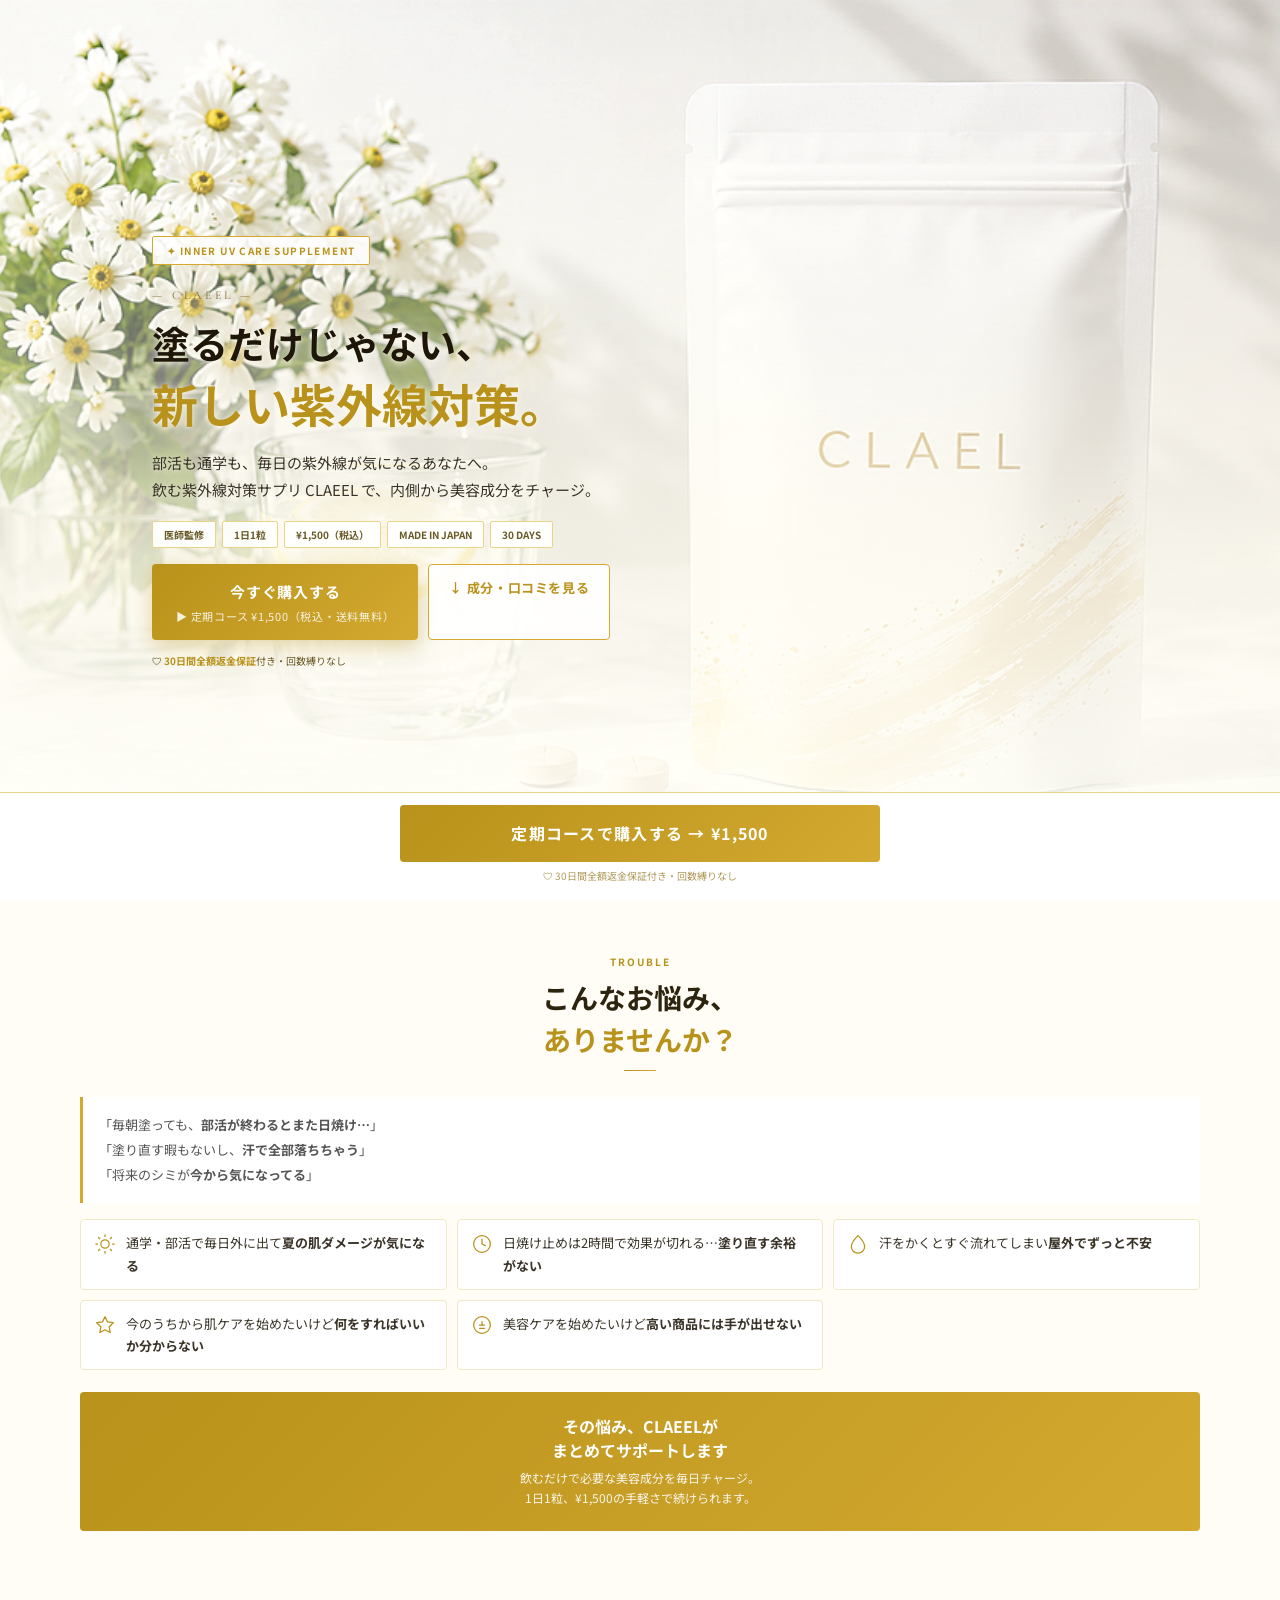
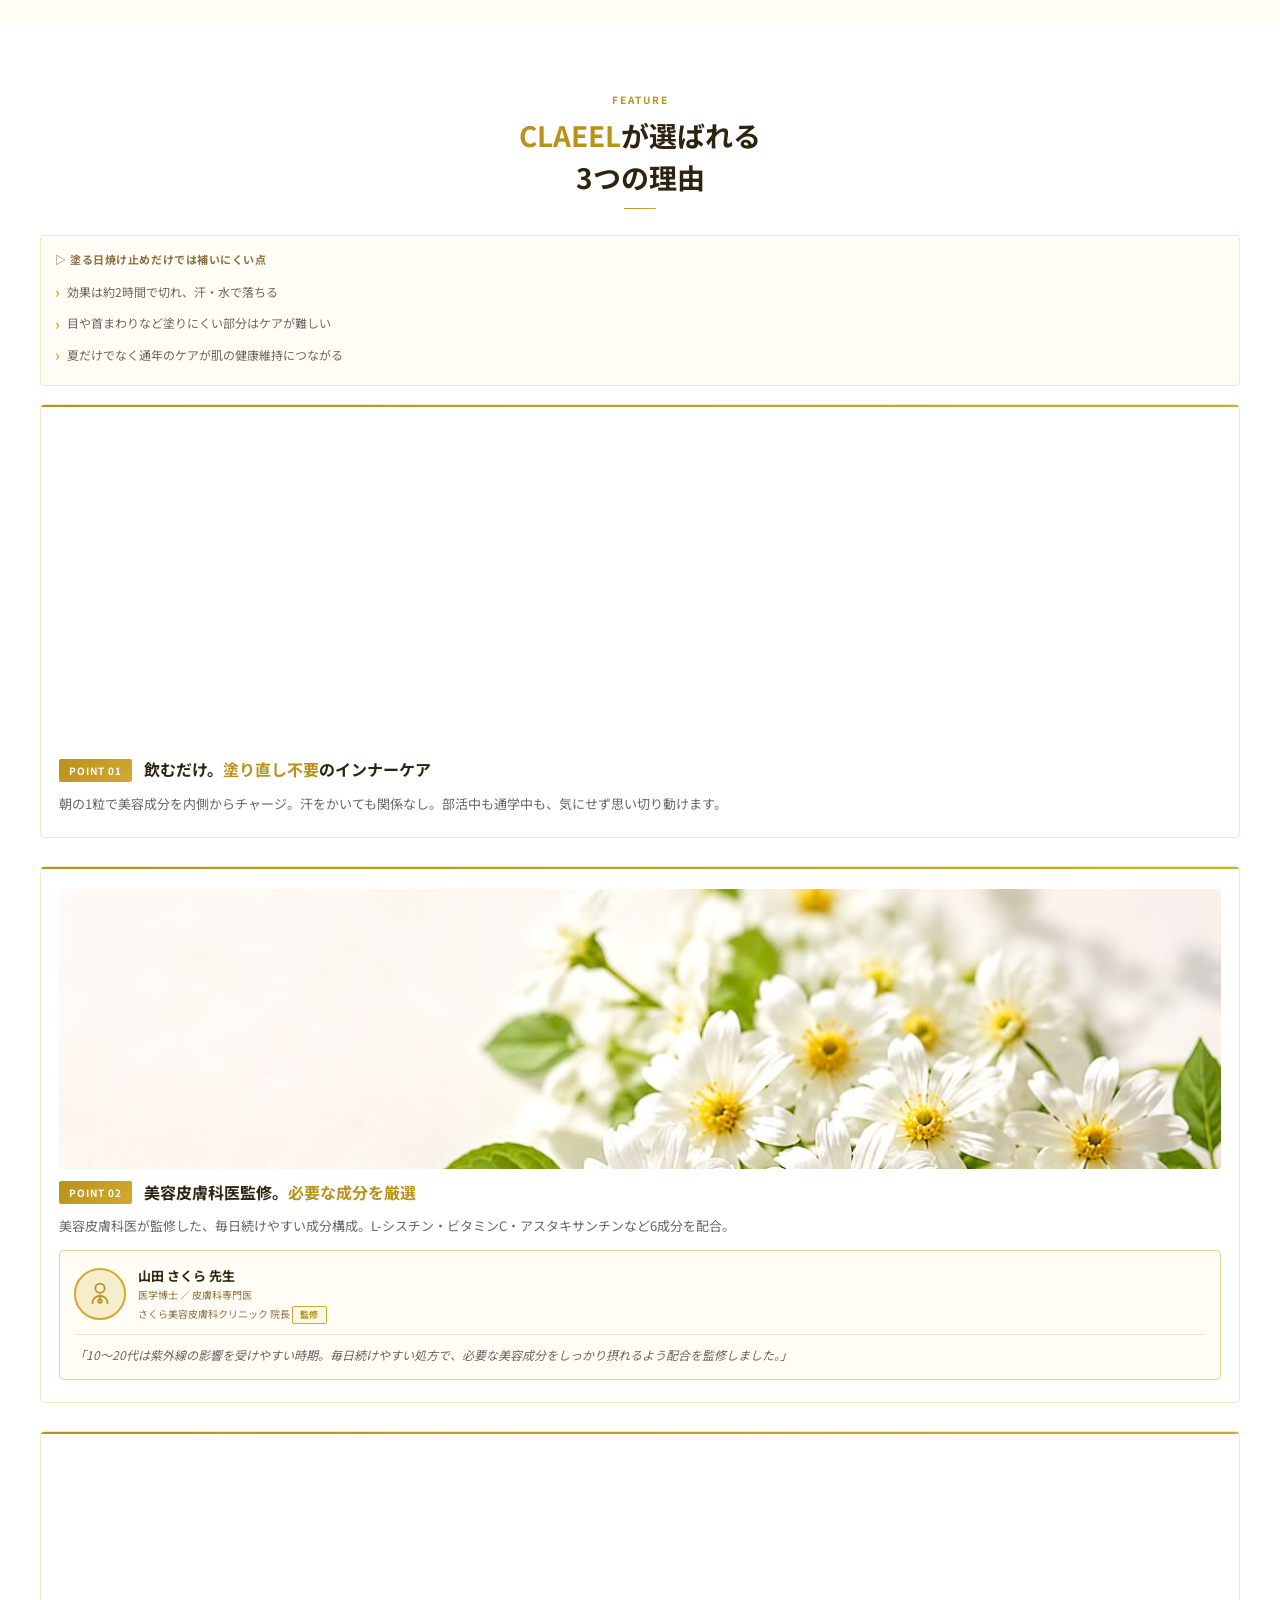
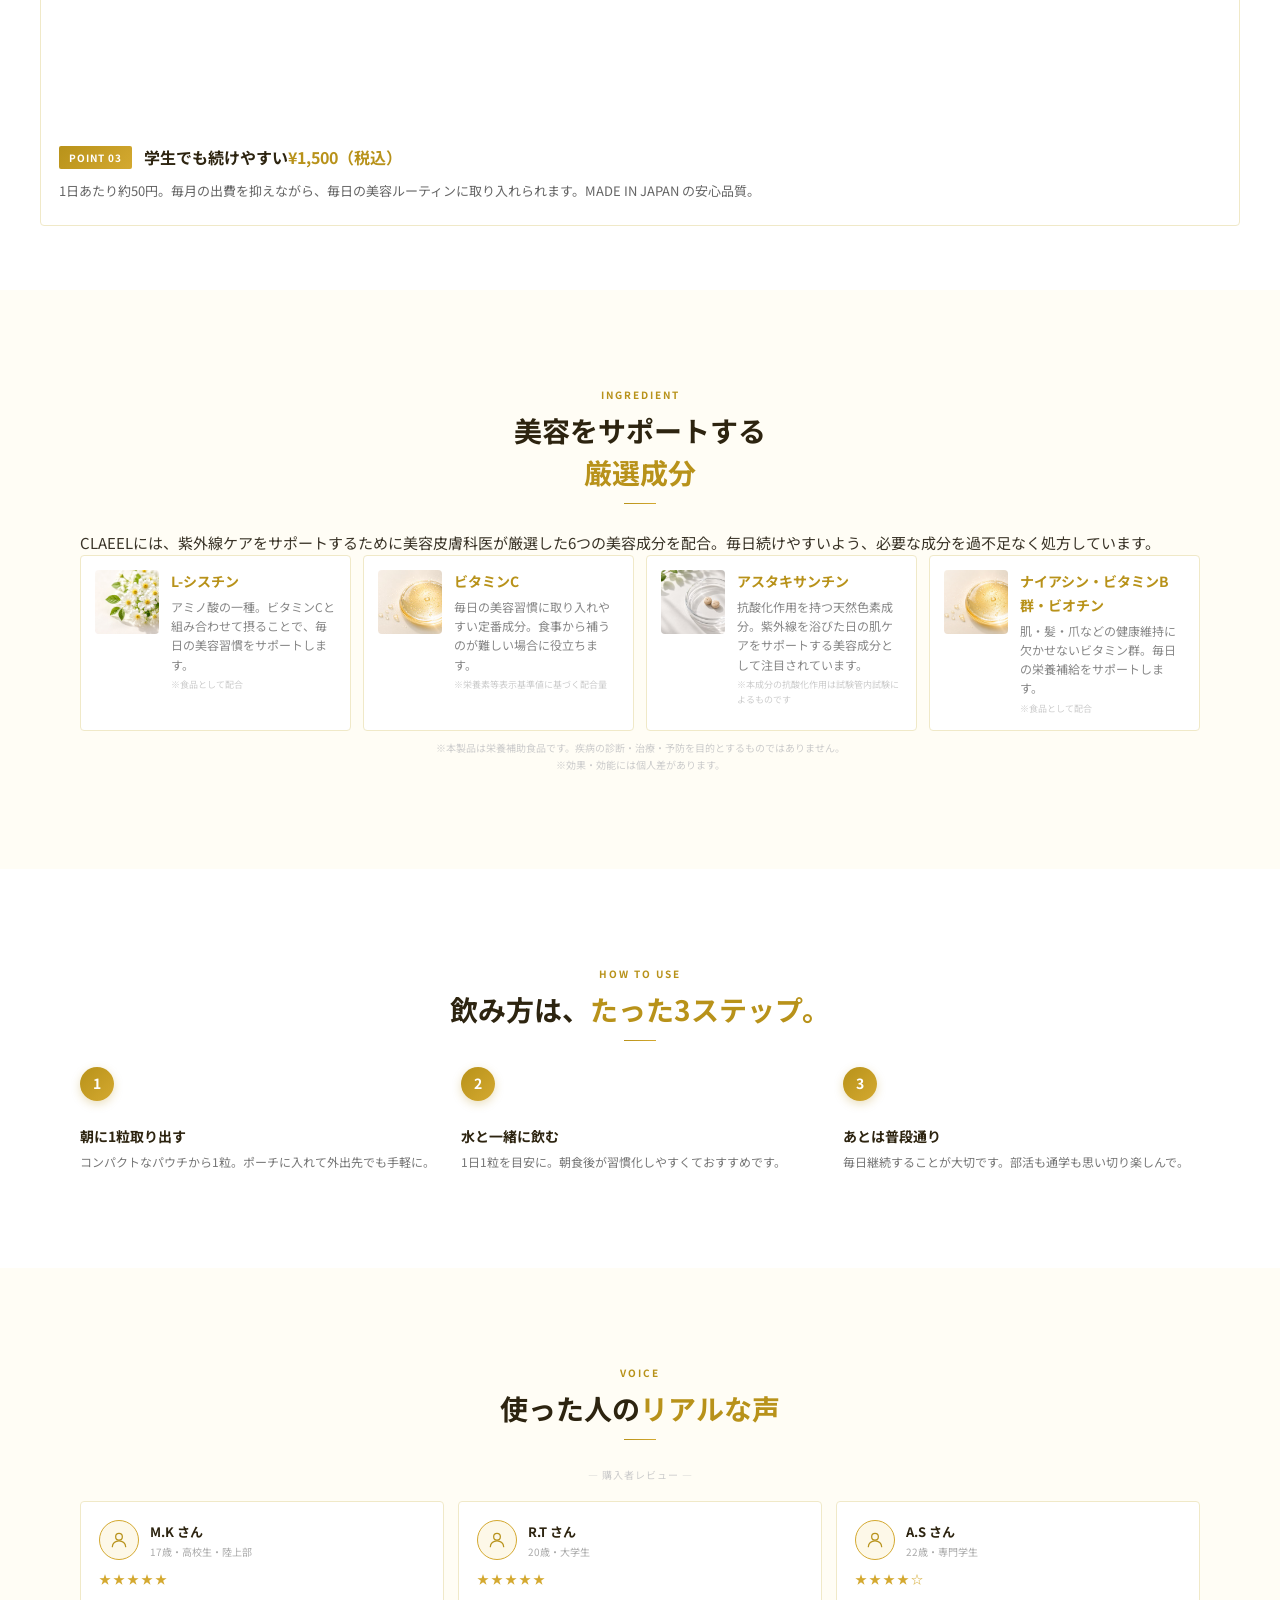
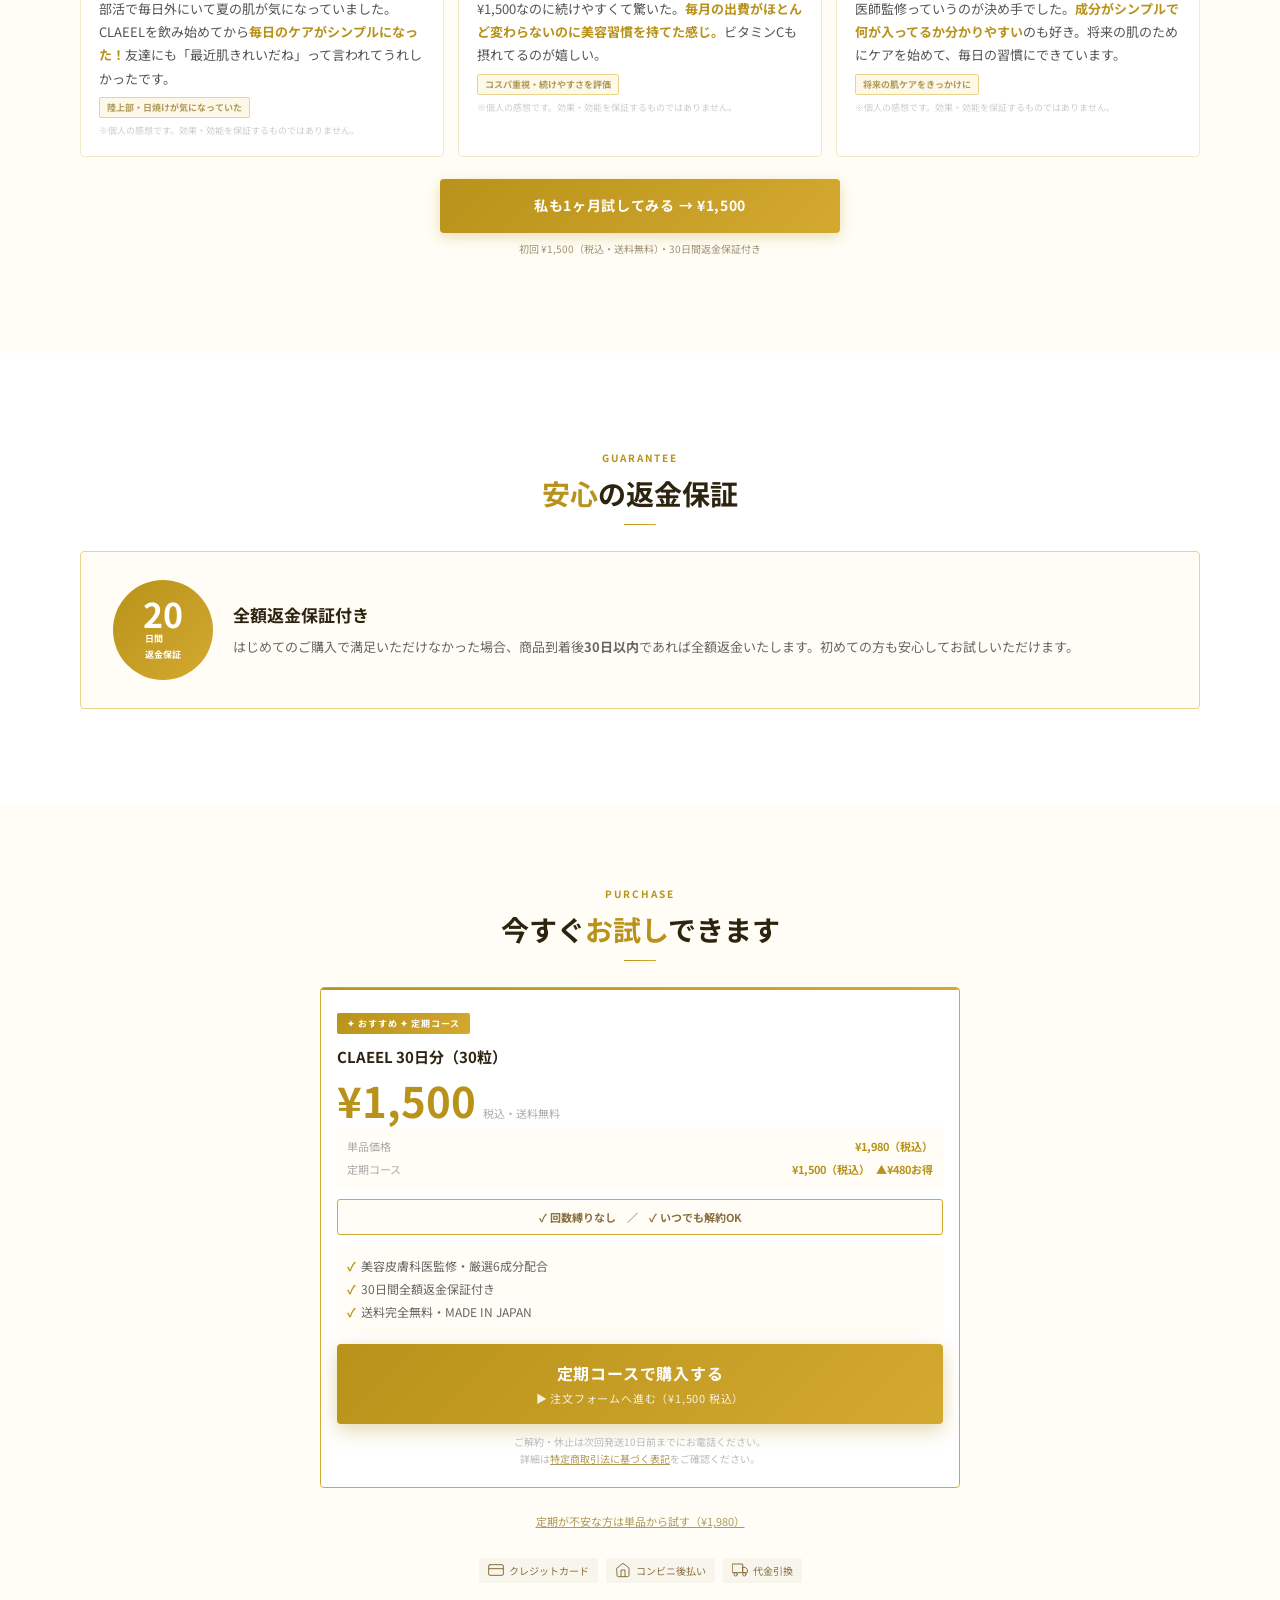
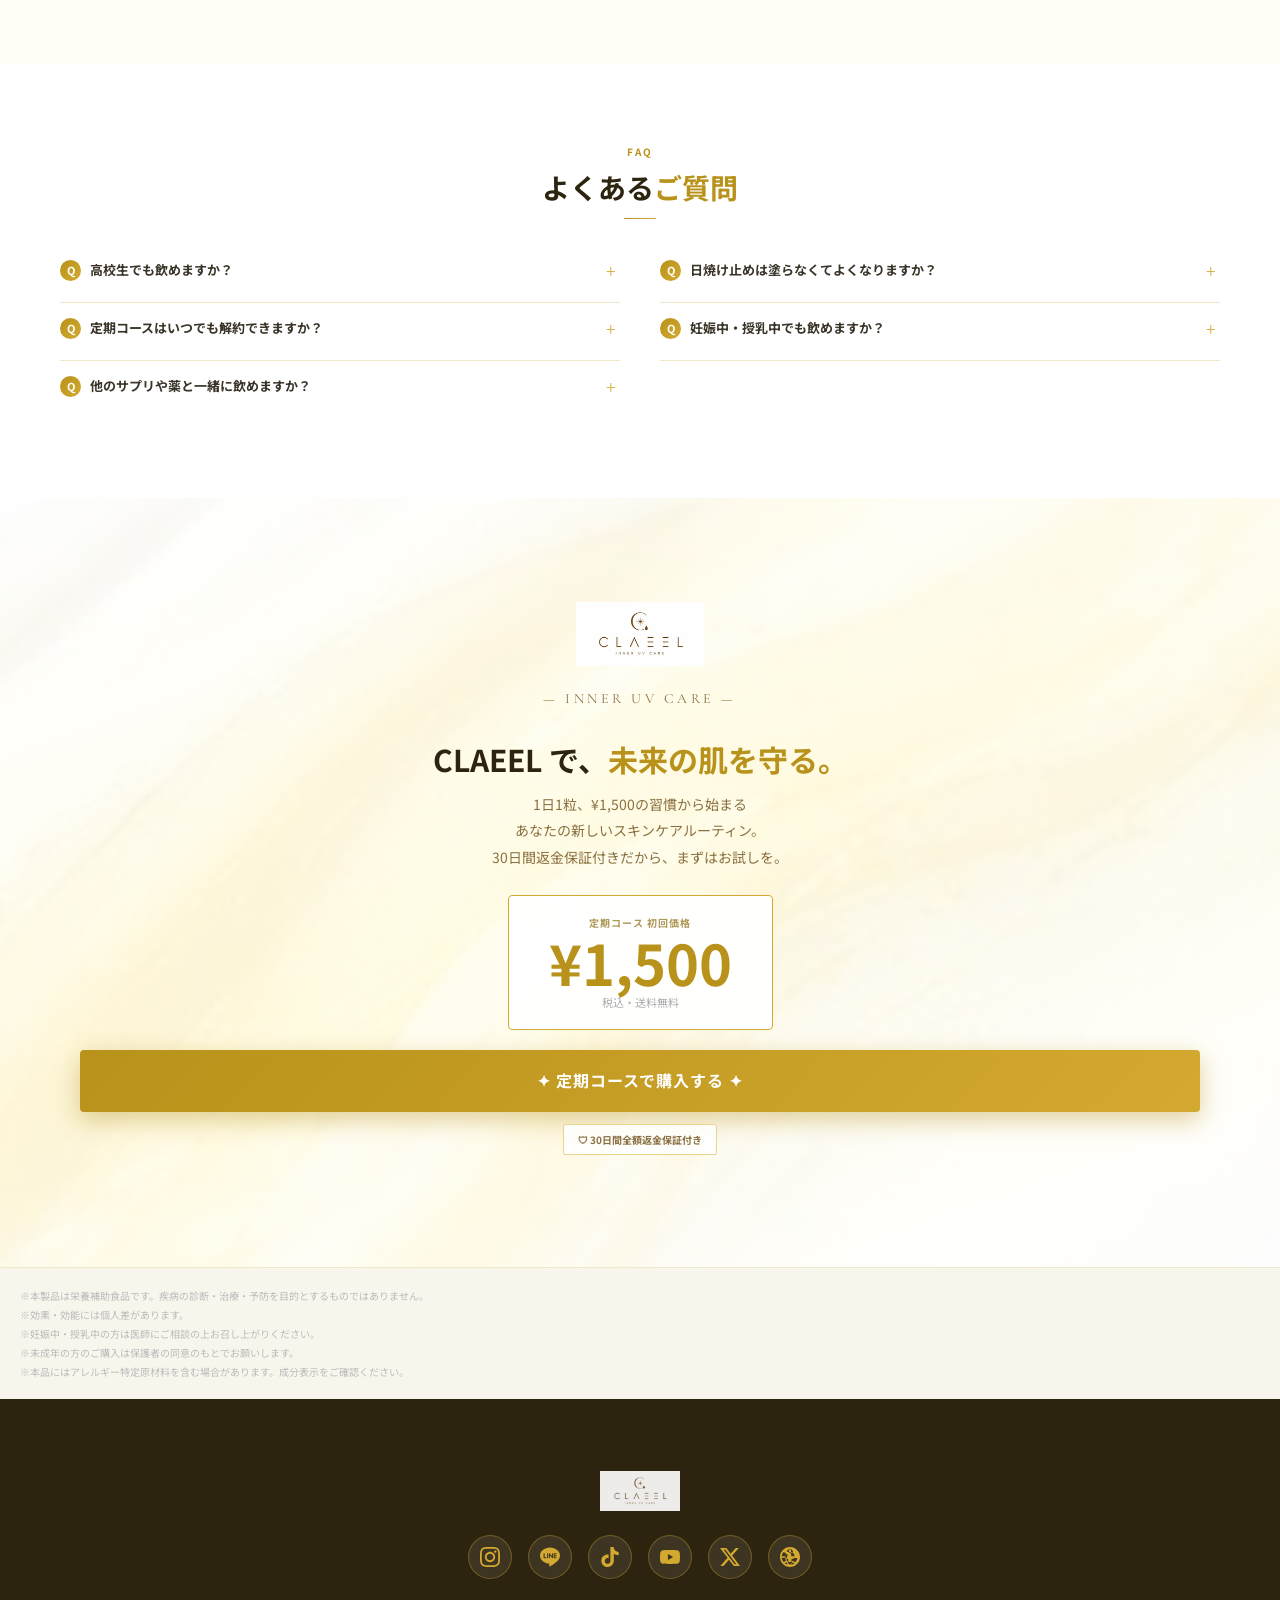
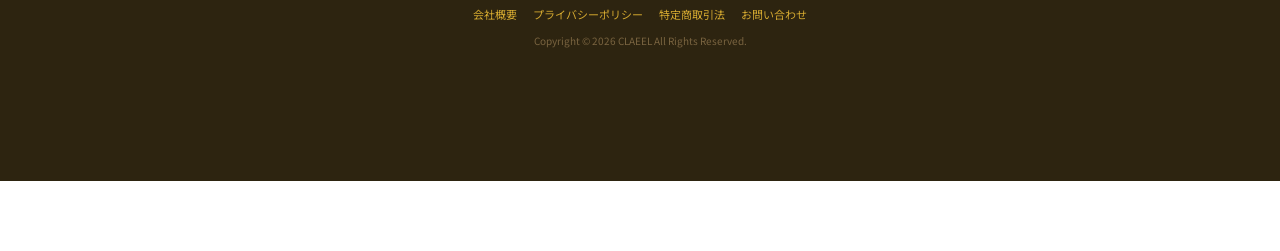
<file: index.html>
<!DOCTYPE html>
<html lang="ja">
<head>
  <meta charset="UTF-8">
  <meta name="viewport" content="width=device-width, initial-scale=1.0">
  <title>CLAEEL（クラエル）｜飲む紫外線対策サプリ</title>
  <meta name="description" content="CLAEEL（クラエル）は美容皮膚科医監修の飲む紫外線対策サプリ。L-シスチン・ビタミンC・アスタキサンチン配合。1日1粒¥1,500。MADE IN JAPAN。30日間全額返金保証付き。">
  <link rel="canonical" href="https://claeel-supplement.jp/">

  <!-- Favicon -->
  <link rel="icon" href="images/favicon.svg" type="image/svg+xml">
  <link rel="icon" href="images/favicon.ico" sizes="any">
  <link rel="apple-touch-icon" href="images/apple-touch-icon.png">

  <!-- OGP -->
  <meta property="og:type" content="website">
  <meta property="og:url" content="https://claeel-supplement.jp/">
  <meta property="og:title" content="CLAEEL（クラエル）｜飲む紫外線対策サプリ">
  <meta property="og:description" content="美容皮膚科医監修。L-シスチン・ビタミンC・アスタキサンチン配合。1日1粒¥1,500。MADE IN JAPAN。">
  <meta property="og:image" content="https://claeel-supplement.jp/images/ogp.jpg">
  <meta property="og:image:width" content="1200">
  <meta property="og:image:height" content="630">
  <meta property="og:site_name" content="CLAEEL">
  <meta property="og:locale" content="ja_JP">
  <meta name="twitter:card" content="summary_large_image">
  <meta name="twitter:site" content="@claeel_official">

  <!-- Webフォント（重複なし・preconnect付き）-->
  <link rel="preconnect" href="https://fonts.googleapis.com">
  <link rel="preconnect" href="https://fonts.gstatic.com" crossorigin>
  <link href="https://fonts.googleapis.com/css2?family=Noto+Sans+JP:wght@300;400;500;700&family=Cormorant+Garamond:ital,wght@0,400;0,600;1,400&display=swap" rel="stylesheet">


  <!-- 構造化データ -->
  <script type="application/ld+json">
  {
    "@context": "https://schema.org",
    "@type": "Product",
    "name": "CLAEEL（クラエル）",
    "description": "美容皮膚科医監修の飲む紫外線対策サプリ。L-シスチン・ビタミンC・アスタキサンチン配合。1日1粒¥1,500。MADE IN JAPAN。",
    "brand": { "@type": "Brand", "name": "CLAEEL" },
    "image": "https://claeel-supplement.jp/images/ogp.jpg",
    "offers": {
      "@type": "Offer",
      "price": "1500",
      "priceCurrency": "JPY",
      "availability": "https://schema.org/InStock",
      "url": "https://claeel-supplement.jp/order.html"
    },
    "aggregateRating": {
      "@type": "AggregateRating",
      "ratingValue": "4.7",
      "reviewCount": "128"
    }
  }
  </script>
  <link rel="stylesheet" href="style.css">
</head>
<body>

<!-- フローティングCTA -->
<div class="floating" id="floatingCta">
  <a href="order.html">定期コースで購入する → ¥1,500</a>
  <p class="floating-sub">🛡 30日間全額返金保証付き・回数縛りなし</p>
</div>

<!-- ハンバーガーメニュー -->
<div class="nav-overlay" id="navOverlay"></div>
<nav class="nav-drawer" id="navDrawer" aria-label="サイトナビゲーション">
  <div class="nav-drawer-head">
    <img src="images/logo.png" alt="CLAEEL INNER UV CARE" class="nav-drawer-logo" width="140" height="35" loading="lazy">
    <button class="nav-close" id="navClose" aria-label="メニューを閉じる">&#215;</button>
  </div>
  <ul class="nav-list">
    <li><a href="#pain">お悩み <span class="nav-arrow">›</span></a></li>
    <li><a href="#feature">CLAEELの特徴 <span class="nav-arrow">›</span></a></li>
    <li><a href="#ingredient">成分 <span class="nav-arrow">›</span></a></li>
    <li><a href="#voice">口コミ <span class="nav-arrow">›</span></a></li>
    <li><a href="#offer">購入・料金 <span class="nav-arrow">›</span></a></li>
    <li><a href="#faq">よくある質問 <span class="nav-arrow">›</span></a></li>
    <li><a href="tokushoho.html">特定商取引法 <span class="nav-arrow">›</span></a></li>
  </ul>
  <div class="nav-cta-wrap">
    <a href="order.html" class="nav-cta">今すぐ購入する → ¥1,500</a>
    <div class="nav-legal">
      <a href="company.html">会社概要</a>
      <a href="privacy.html">プライバシーポリシー</a>
      <a href="contact.html">お問い合わせ</a>
    </div>
    <div class="nav-sns">
  <a href="https://www.instagram.com/claeel_official/" class="nav-sns-link" target="_blank" rel="noopener noreferrer" aria-label="Instagram">
    <svg viewBox="0 0 24 24" xmlns="http://www.w3.org/2000/svg"><path d="M12 2.163c3.204 0 3.584.012 4.85.07 3.252.148 4.771 1.691 4.919 4.919.058 1.265.069 1.645.069 4.849 0 3.205-.012 3.584-.069 4.849-.149 3.225-1.664 4.771-4.919 4.919-1.266.058-1.644.07-4.85.07-3.204 0-3.584-.012-4.849-.07-3.26-.149-4.771-1.699-4.919-4.92-.058-1.265-.07-1.644-.07-4.849 0-3.204.013-3.583.07-4.849.149-3.227 1.664-4.771 4.919-4.919 1.266-.057 1.645-.069 4.849-.069zm0-2.163c-3.259 0-3.667.014-4.947.072-4.358.2-6.78 2.618-6.98 6.98-.059 1.281-.073 1.689-.073 4.948 0 3.259.014 3.668.072 4.948.2 4.358 2.618 6.78 6.98 6.98 1.281.058 1.689.072 4.948.072 3.259 0 3.668-.014 4.948-.072 4.354-.2 6.782-2.618 6.979-6.98.059-1.28.073-1.689.073-4.948 0-3.259-.014-3.667-.072-4.947-.196-4.354-2.617-6.78-6.979-6.98-1.281-.059-1.69-.073-4.949-.073zm0 5.838c-3.403 0-6.162 2.759-6.162 6.162s2.759 6.163 6.162 6.163 6.162-2.759 6.162-6.163c0-3.403-2.759-6.162-6.162-6.162zm0 10.162c-2.209 0-4-1.79-4-4 0-2.209 1.791-4 4-4s4 1.791 4 4c0 2.21-1.791 4-4 4zm6.406-11.845c-.796 0-1.441.645-1.441 1.44s.645 1.44 1.441 1.44c.795 0 1.439-.645 1.439-1.44s-.644-1.44-1.439-1.44z"/></svg>
  </a>
  <a href="https://lin.ee/claeel_official" class="nav-sns-link" target="_blank" rel="noopener noreferrer" aria-label="LINE公式">
    <svg viewBox="0 0 24 24" xmlns="http://www.w3.org/2000/svg"><path d="M19.365 9.863c.349 0 .63.285.63.631 0 .345-.281.63-.63.63H17.61v1.125h1.755c.349 0 .63.283.63.63 0 .344-.281.629-.63.629h-2.386c-.345 0-.627-.285-.627-.629V8.108c0-.345.282-.63.63-.63h2.386c.346 0 .627.285.627.63 0 .349-.281.63-.63.63H17.61v1.125h1.755zm-3.855 3.016c0 .27-.174.51-.432.596-.064.021-.133.031-.199.031-.211 0-.391-.09-.51-.25l-2.443-3.317v2.94c0 .344-.279.629-.631.629-.346 0-.626-.285-.626-.629V8.108c0-.27.173-.51.43-.595.06-.023.136-.033.194-.033.195 0 .375.104.495.254l2.462 3.33V8.108c0-.345.282-.63.63-.63.345 0 .63.285.63.63v4.771zm-5.741 0c0 .344-.282.629-.631.629-.345 0-.627-.285-.627-.629V8.108c0-.345.282-.63.63-.63.346 0 .628.285.628.63v4.771zm-2.466.629H4.917c-.345 0-.63-.285-.63-.629V8.108c0-.345.285-.63.63-.63.348 0 .63.285.63.63v4.141h1.756c.348 0 .629.283.629.63 0 .344-.282.629-.629.629M24 10.314C24 4.943 18.615.572 12 .572S0 4.943 0 10.314c0 4.811 4.27 8.842 10.035 9.608.391.082.923.258 1.058.59.12.301.079.766.038 1.08l-.164 1.02c-.045.301-.24 1.186 1.049.645 1.291-.539 6.916-4.078 9.436-6.975C23.176 14.393 24 12.458 24 10.314"/></svg>
  </a>
  <a href="https://www.tiktok.com/@claeel_official" class="nav-sns-link" target="_blank" rel="noopener noreferrer" aria-label="TikTok">
    <svg viewBox="0 0 24 24" xmlns="http://www.w3.org/2000/svg"><path d="M12.525.02c1.31-.02 2.61-.01 3.91-.02.08 1.53.63 3.09 1.75 4.17 1.12 1.11 2.7 1.62 4.24 1.79v4.03c-1.44-.05-2.89-.35-4.2-.97-.57-.26-1.1-.59-1.62-.93-.01 2.92.01 5.84-.02 8.75-.08 1.4-.54 2.79-1.35 3.94-1.31 1.92-3.58 3.17-5.91 3.21-1.43.08-2.86-.31-4.08-1.03-2.02-1.19-3.44-3.37-3.65-5.71-.02-.5-.03-1-.01-1.49.18-1.9 1.12-3.72 2.58-4.96 1.66-1.44 3.98-2.13 6.15-1.72.02 1.48-.04 2.96-.04 4.44-.99-.32-2.15-.23-3.02.37-.63.41-1.11 1.04-1.36 1.75-.21.51-.15 1.07-.14 1.61.24 1.64 1.82 3.02 3.5 2.87 1.12-.01 2.19-.66 2.77-1.61.19-.33.4-.67.41-1.06.1-1.79.06-3.57.07-5.36.01-4.03-.01-8.05.02-12.07z"/></svg>
  </a>
  <a href="https://www.youtube.com/@claeel_official" class="nav-sns-link" target="_blank" rel="noopener noreferrer" aria-label="YouTube">
    <svg viewBox="0 0 24 24" xmlns="http://www.w3.org/2000/svg"><path d="M23.498 6.186a3.016 3.016 0 0 0-2.122-2.136C19.505 3.545 12 3.545 12 3.545s-7.505 0-9.377.505A3.017 3.017 0 0 0 .502 6.186C0 8.07 0 12 0 12s0 3.93.502 5.814a3.016 3.016 0 0 0 2.122 2.136c1.871.505 9.376.505 9.376.505s7.505 0 9.377-.505a3.015 3.015 0 0 0 2.122-2.136C24 15.93 24 12 24 12s0-3.93-.502-5.814zM9.545 15.568V8.432L15.818 12l-6.273 3.568z"/></svg>
  </a>
  <a href="https://x.com/claeel_official" class="nav-sns-link" target="_blank" rel="noopener noreferrer" aria-label="X（旧Twitter）">
    <svg viewBox="0 0 24 24" xmlns="http://www.w3.org/2000/svg"><path d="M18.901 1.153h3.68l-8.04 9.19L24 22.846h-7.406l-5.8-7.584-6.638 7.584H.474l8.6-9.83L0 1.154h7.594l5.243 6.932ZM17.61 20.644h2.039L6.486 3.24H4.298Z"/></svg>
  </a>
  <a href="https://claeel-supplement.jp/" class="nav-sns-link" target="_blank" rel="noopener noreferrer" aria-label="公式サイト">
    <svg viewBox="0 0 24 24" xmlns="http://www.w3.org/2000/svg"><path d="M12 0C5.373 0 0 5.373 0 12s5.373 12 12 12 12-5.373 12-12S18.627 0 12 0zm0 2c1.657 0 3 1.567 3.841 4H8.159C8.999 3.567 10.343 2 12 2zM2.083 11A9.953 9.953 0 0 1 4.2 5.898 12.57 12.57 0 0 0 6.98 7.2 19.714 19.714 0 0 0 6.4 11H2.083zM4.2 18.102A9.953 9.953 0 0 1 2.083 13H6.4c.106 1.334.36 2.583.72 3.718a12.57 12.57 0 0 0-2.92 1.384zm3.959 2.562A10.04 10.04 0 0 1 5.41 19.4a10.54 10.54 0 0 1 2.37-1.07c.48 1.076 1.04 1.97 1.66 2.634a9.952 9.952 0 0 1-1.282-.3zm3.683.309c-.975-.34-1.87-1.38-2.538-2.973H14.7c-.668 1.593-1.563 2.633-2.538 2.973a9.9 9.9 0 0 1-.32.009 9.9 9.9 0 0 1-.32-.009zm2.96-.009a10.54 10.54 0 0 1-1.282.3c.62-.665 1.18-1.558 1.66-2.634a10.54 10.54 0 0 1 2.37 1.07 10.04 10.04 0 0 1-2.748 1.264zm3.958-2.562a12.57 12.57 0 0 0-2.92-1.384c.36-1.135.614-2.384.72-3.718h4.317A9.953 9.953 0 0 1 18.76 18.1zM17.6 11h-3.999c-.1-1.456-.38-2.782-.79-3.898a10.617 10.617 0 0 0 2.14-.93A9.963 9.963 0 0 1 17.6 11zm-5.6-4c-.344 0-.682.013-1.015.038-.15-.72-.265-1.48-.265-2.038 0-1.398.6-2.5 1.28-2.5s1.28 1.102 1.28 2.5c0 .558-.115 1.317-.265 2.038A10.113 10.113 0 0 0 12 7zm-4.95 1.17c.647.37 1.35.674 2.09.912C8.73 10.19 8.5 11.566 8.4 13H6.4a9.963 9.963 0 0 1 .65-4.83zm.095 5.83H9.6c.141 1.394.41 2.68.78 3.745a8.647 8.647 0 0 1-1.87-.994C8.178 15.98 7.9 15.02 7.765 14H7.145zm8.01 2.751c-.624.392-1.286.702-1.87.994.37-1.065.639-2.351.78-3.745h2.355c-.135 1.02-.413 1.98-.745 2.751z"/></svg>
  </a>
</div>
  </div>
</nav>


<!-- ヒーロー / FV -->
<div class="hero" id="hero">

  <!-- 背景：商品画像フルスクリーン -->
  <picture class="hero-bg-pic">
    <source media="(min-width:1024px)" srcset="images/product@pc.png">
    <source media="(min-width:768px)"  srcset="images/product@tablet.png">
    <img src="images/product-sp.jpeg" alt="" aria-hidden="true" class="hero-bg-img" width="750" height="805" loading="eager">
  </picture>

  <!-- オーバーレイグラデーション -->
  <div class="hero-overlay"></div>

  <!-- テキストコンテンツ -->
  <div class="hero-content">

    <div class="hero-eyebrow hero-anim" style="--d:0s">✦ INNER UV CARE SUPPLEMENT</div>

    <p class="hero-brand hero-anim" style="--d:.15s">— CLAEEL —</p>

    <h1 class="hero-catchcopy hero-anim" style="--d:.3s">
      塗るだけじゃない、<br>
      <em>新しい紫外線対策。</em>
    </h1>

    <p class="hero-sub hero-anim" style="--d:.5s">
      部活も通学も、毎日の紫外線が気になるあなたへ。<br>
      飲む紫外線対策サプリ CLAEEL で、内側から美容成分をチャージ。
    </p>

    <div class="hero-badges hero-anim" style="--d:.65s">
      <span class="hbadge">医師監修</span>
      <span class="hbadge">1日1粒</span>
      <span class="hbadge">¥1,500（税込）</span>
      <span class="hbadge">MADE IN JAPAN</span>
      <span class="hbadge">30 DAYS</span>
    </div>

    <div class="fv-cta-wrap hero-anim" style="--d:.8s">
      <a href="order.html" class="hero-buy-cta">
        今すぐ購入する
        <span>▶ 定期コース ¥1,500（税込・送料無料）</span>
      </a>
      <a href="#pain" class="hero-scroll-cta">↓ 成分・口コミを見る</a>
    </div>

    <p class="hero-cta-sub hero-anim" style="--d:.95s">
      🛡 <strong>30日間全額返金保証</strong>付き・回数縛りなし
    </p>

  </div><!-- /.hero-content -->

</div>

<!-- お悩み訴求 -->
<section class="pain-sec" id="pain">
  <p class="sec-label">TROUBLE</p>
  <h2 class="sec-title">こんなお悩み、<br><em>ありませんか？</em></h2>
  <div class="divider"></div>
  <div class="pain-scene">
    「毎朝塗っても、<strong>部活が終わるとまた日焼け…</strong>」<br>
    「塗り直す暇もないし、<strong>汗で全部落ちちゃう</strong>」<br>
    「将来のシミが<strong>今から気になってる</strong>」
  </div>
  <ul class="pain-items">
    <li><span class="pi-icon"><svg class="pi-svg" viewBox="0 0 24 24"><circle cx="12" cy="12" r="5"/><line x1="12" y1="1" x2="12" y2="3"/><line x1="12" y1="21" x2="12" y2="23"/><line x1="4.22" y1="4.22" x2="5.64" y2="5.64"/><line x1="18.36" y1="18.36" x2="19.78" y2="19.78"/><line x1="1" y1="12" x2="3" y2="12"/><line x1="21" y1="12" x2="23" y2="12"/><line x1="4.22" y1="19.78" x2="5.64" y2="18.36"/><line x1="18.36" y1="5.64" x2="19.78" y2="4.22"/></svg></span><span>通学・部活で毎日外に出て<strong>夏の肌ダメージが気になる</strong></span></li>
    <li><span class="pi-icon"><svg class="pi-svg" viewBox="0 0 24 24"><circle cx="12" cy="12" r="10"/><polyline points="12 6 12 12 16 14"/></svg></span><span>日焼け止めは2時間で効果が切れる…<strong>塗り直す余裕がない</strong></span></li>
    <li><span class="pi-icon"><svg class="pi-svg" viewBox="0 0 24 24"><path d="M12 2C6 8 4 12 4 15a8 8 0 0 0 16 0c0-3-2-7-8-13z"/></svg></span><span>汗をかくとすぐ流れてしまい<strong>屋外でずっと不安</strong></span></li>
    <li><span class="pi-icon"><svg class="pi-svg" viewBox="0 0 24 24"><polygon points="12 2 15.09 8.26 22 9.27 17 14.14 18.18 21.02 12 17.77 5.82 21.02 7 14.14 2 9.27 8.91 8.26 12 2"/></svg></span><span>今のうちから肌ケアを始めたいけど<strong>何をすればいいか分からない</strong></span></li>
    <li><span class="pi-icon"><svg class="pi-svg" viewBox="0 0 24 24"><circle cx="12" cy="12" r="10"/><line x1="12" y1="8" x2="12" y2="12"/><path d="M9 12h6M9 16h6"/></svg></span><span>美容ケアを始めたいけど<strong>高い商品には手が出せない</strong></span></li>
  </ul>
  <div class="pain-resolve">
    <h3>その悩み、CLAEELが<br>まとめてサポートします</h3>
    <p>飲むだけで必要な美容成分を毎日チャージ。<br>1日1粒、¥1,500の手軽さで続けられます。</p>
  </div>
</section>

<!-- 特徴 -->
<section class="feature-sec" id="feature">
  <p class="sec-label">FEATURE</p>
  <h2 class="sec-title"><em>CLAEEL</em>が選ばれる<br>3つの理由</h2>
  <div class="divider"></div>
  <div class="reason-compact">
    <p class="reason-compact-title">▷ 塗る日焼け止めだけでは補いにくい点</p>
    <ul class="reason-list">
      <li>効果は約2時間で切れ、汗・水で落ちる</li>
      <li>目や首まわりなど塗りにくい部分はケアが難しい</li>
      <li>夏だけでなく通年のケアが肌の健康維持につながる</li>
    </ul>
  </div>

  <div class="features-grid">
  <div class="feature-card">
    <picture>
      <source media="(min-width:1024px)" srcset="images/tablet-dish@pc.jpeg">
      <source media="(min-width:768px)"  srcset="images/tablet-dish@tablet.jpeg">
      <img src="images/tablet-dish.jpeg" alt="CLAEELのサプリ錠剤" class="feat-img" width="1200" height="675" loading="lazy">
    </picture>
    <div class="feat-header">
      <div class="feat-num">POINT 01</div>
      <p class="feat-title">飲むだけ。<em>塗り直し不要</em>のインナーケア</p>
    </div>
    <p class="feat-text">朝の1粒で美容成分を内側からチャージ。汗をかいても関係なし。部活中も通学中も、気にせず思い切り動けます。</p>
  </div>

  <div class="feature-card">
    <picture>
      <source media="(min-width:1024px)" srcset="images/flower@pc.jpeg">
      <source media="(min-width:768px)"  srcset="images/flower@tablet.jpeg">
      <img src="images/flower.jpeg" alt="植物由来の美容成分イメージ" class="feat-img" width="1200" height="675" loading="lazy">
    </picture>
    <div class="feat-header">
      <div class="feat-num">POINT 02</div>
      <p class="feat-title">美容皮膚科医監修。<em>必要な成分を厳選</em></p>
    </div>
    <p class="feat-text">美容皮膚科医が監修した、毎日続けやすい成分構成。L-シスチン・ビタミンC・アスタキサンチンなど6成分を配合。</p>
    <div class="supervisor-box">
      <div class="supervisor-header">
        <div class="supervisor-photo"><svg class="supervisor-svg" viewBox="0 0 24 24" aria-hidden="true">
          <circle cx="12" cy="7" r="4"/>
          <path d="M5.5 20a6.5 6.5 0 0 1 13 0"/>
          <line x1="12" y1="13" x2="12" y2="17"/>
          <circle cx="12" cy="18" r="1.5"/>
        </svg></div>
        <div>
          <div class="supervisor-name">山田 さくら 先生</div>
          <div class="supervisor-title">
            医学博士 ／ 皮膚科専門医<br>
            さくら美容皮膚科クリニック 院長
            <span class="supervisor-badge">監修</span>
          </div>
        </div>
      </div>
      <div class="supervisor-comment">「10〜20代は紫外線の影響を受けやすい時期。毎日続けやすい処方で、必要な美容成分をしっかり摂れるよう配合を監修しました。」</div>
    </div>
  </div>

  <div class="feature-card">
    <picture>
      <source media="(min-width:1024px)" srcset="images/liquid-gold@pc.jpeg">
      <source media="(min-width:768px)"  srcset="images/liquid-gold@tablet.jpeg">
      <img src="images/liquid-gold.jpeg" alt="続けやすい価格設計イメージ" class="feat-img" width="1200" height="675" loading="lazy">
    </picture>
    <div class="feat-header">
      <div class="feat-num">POINT 03</div>
      <p class="feat-title">学生でも続けやすい<em>¥1,500（税込）</em></p>
    </div>
    <p class="feat-text">1日あたり約50円。毎月の出費を抑えながら、毎日の美容ルーティンに取り入れられます。MADE IN JAPAN の安心品質。</p>
  </div>
  </div><!-- /.features-grid -->
</section>

<!-- 成分紹介 -->
<section class="ingr-sec" id="ingredient">
  <p class="sec-label">INGREDIENT</p>
  <h2 class="sec-title">美容をサポートする<br><em>厳選成分</em></h2>
  <div class="divider"></div>
  <p class="sec-sub">CLAEELには、紫外線ケアをサポートするために美容皮膚科医が厳選した6つの美容成分を配合。毎日続けやすいよう、必要な成分を過不足なく処方しています。</p>
  <ul class="ingr-list">
    <li class="ingr-item">
      <img src="images/flower.jpeg" alt="L-シスチンのイメージ" class="ingr-img" width="56" height="56" loading="lazy">
      <div>
        <div class="ingr-name">L-シスチン</div>
        <div class="ingr-desc">アミノ酸の一種。ビタミンCと組み合わせて摂ることで、毎日の美容習慣をサポートします。</div>
        <div class="ingr-note">※食品として配合</div>
      </div>
    </li>
    <li class="ingr-item">
      <img src="images/water-drop.jpeg" alt="ビタミンCのイメージ" class="ingr-img" width="56" height="56" loading="lazy">
      <div>
        <div class="ingr-name">ビタミンC</div>
        <div class="ingr-desc">毎日の美容習慣に取り入れやすい定番成分。食事から補うのが難しい場合に役立ちます。</div>
        <div class="ingr-note">※栄養素等表示基準値に基づく配合量</div>
      </div>
    </li>
    <li class="ingr-item">
      <img src="images/tablet-yellow.jpeg" alt="アスタキサンチンのイメージ" class="ingr-img" width="56" height="56" loading="lazy">
      <div>
        <div class="ingr-name">アスタキサンチン</div>
        <div class="ingr-desc">抗酸化作用を持つ天然色素成分。紫外線を浴びた日の肌ケアをサポートする美容成分として注目されています。</div>
        <div class="ingr-note">※本成分の抗酸化作用は試験管内試験によるものです</div>
      </div>
    </li>
    <li class="ingr-item">
      <img src="images/liquid-gold.jpeg" alt="ビタミンB群・ビオチンのイメージ" class="ingr-img" width="56" height="56" loading="lazy">
      <div>
        <div class="ingr-name">ナイアシン・ビタミンB群・ビオチン</div>
        <div class="ingr-desc">肌・髪・爪などの健康維持に欠かせないビタミン群。毎日の栄養補給をサポートします。</div>
        <div class="ingr-note">※食品として配合</div>
      </div>
    </li>
  </ul>
  <p class="ingr-notice">
    ※本製品は栄養補助食品です。疾病の診断・治療・予防を目的とするものではありません。<br>
    ※効果・効能には個人差があります。
  </p>
</section>

<!-- 使い方 -->
<section class="how-sec">
  <p class="sec-label">HOW TO USE</p>
  <h2 class="sec-title">飲み方は、<em>たった3ステップ。</em></h2>
  <div class="divider"></div>
  <ul class="step-list">
    <li class="step-item">
      <div class="step-num">1</div>
      <div class="step-body">
        <h4>朝に1粒取り出す</h4>
        <p>コンパクトなパウチから1粒。ポーチに入れて外出先でも手軽に。</p>
      </div>
    </li>
    <li class="step-item">
      <div class="step-num">2</div>
      <div class="step-body">
        <h4>水と一緒に飲む</h4>
        <p>1日1粒を目安に。朝食後が習慣化しやすくておすすめです。</p>
      </div>
    </li>
    <li class="step-item">
      <div class="step-num">3</div>
      <div class="step-body">
        <h4>あとは普段通り</h4>
        <p>毎日継続することが大切です。部活も通学も思い切り楽しんで。</p>
      </div>
    </li>
  </ul>
</section>

<!-- 口コミ -->
<section class="voice-sec" id="voice">
  <p class="sec-label">VOICE</p>
  <h2 class="sec-title">使った人の<em>リアルな声</em></h2>
  <div class="divider"></div>
  <p class="voice-subtitle">— 購入者レビュー —</p>

  <div class="voice-grid">
  <div class="voice-card">
    <div class="vc-header">
      <div class="vc-avatar"><svg class="vc-svg" viewBox="0 0 24 24"><circle cx="12" cy="8" r="4"/><path d="M4 20c0-4 3.6-7 8-7s8 3 8 7"/></svg></div>
      <div><div class="vc-name">M.K さん</div><div class="vc-age">17歳・高校生・陸上部</div></div>
    </div>
    <div class="vc-stars">★★★★★</div>
    <p class="vc-text">部活で毎日外にいて夏の肌が気になっていました。CLAEELを飲み始めてから<span class="vc-hl">毎日のケアがシンプルになった！</span>友達にも「最近肌きれいだね」って言われてうれしかったです。</p>
    <span class="vc-tag">陸上部・日焼けが気になっていた</span>
    <p class="vc-disclaimer">※個人の感想です。効果・効能を保証するものではありません。</p>
  </div>

  <div class="voice-card">
    <div class="vc-header">
      <div class="vc-avatar"><svg class="vc-svg" viewBox="0 0 24 24"><circle cx="12" cy="8" r="4"/><path d="M4 20c0-4 3.6-7 8-7s8 3 8 7"/></svg></div>
      <div><div class="vc-name">R.T さん</div><div class="vc-age">20歳・大学生</div></div>
    </div>
    <div class="vc-stars">★★★★★</div>
    <p class="vc-text">¥1,500なのに続けやすくて驚いた。<span class="vc-hl">毎月の出費がほとんど変わらないのに美容習慣を持てた感じ。</span>ビタミンCも摂れてるのが嬉しい。</p>
    <span class="vc-tag">コスパ重視・続けやすさを評価</span>
    <p class="vc-disclaimer">※個人の感想です。効果・効能を保証するものではありません。</p>
  </div>

  <div class="voice-card">
    <div class="vc-header">
      <div class="vc-avatar"><svg class="vc-svg" viewBox="0 0 24 24"><circle cx="12" cy="8" r="4"/><path d="M4 20c0-4 3.6-7 8-7s8 3 8 7"/></svg></div>
      <div><div class="vc-name">A.S さん</div><div class="vc-age">22歳・専門学生</div></div>
    </div>
    <div class="vc-stars">★★★★☆</div>
    <p class="vc-text">医師監修っていうのが決め手でした。<span class="vc-hl">成分がシンプルで何が入ってるか分かりやすい</span>のも好き。将来の肌のためにケアを始めて、毎日の習慣にできています。</p>
    <span class="vc-tag">将来の肌ケアをきっかけに</span>
    <p class="vc-disclaimer">※個人の感想です。効果・効能を保証するものではありません。</p>
  </div>
  </div><!-- /.voice-grid -->

  <a href="order.html" class="mini-cta">私も1ヶ月試してみる → ¥1,500</a>
  <p class="mini-cta-sub">初回 ¥1,500（税込・送料無料）・30日間返金保証付き</p>
</section>

<!-- 返金保証 -->
<section class="guar-sec">
  <p class="sec-label">GUARANTEE</p>
  <h2 class="sec-title"><em>安心</em>の返金保証</h2>
  <div class="divider"></div>
  <div class="guar-inner">
    <div class="guar-badge">
      <span class="guar-days">30</span>
      <span class="guar-badge-text">日間<br>返金保証</span>
    </div>
    <div class="guar-body">
      <h3>全額返金保証付き</h3>
      <p>はじめてのご購入で満足いただけなかった場合、商品到着後<strong>30日以内</strong>であれば全額返金いたします。初めての方も安心してお試しいただけます。</p>
    </div>
  </div>
</section>

<!-- 購入オファー -->
<section class="offer-sec" id="offer">
  <p class="sec-label">PURCHASE</p>
  <h2 class="sec-title">今すぐ<em>お試し</em>できます</h2>
  <div class="divider"></div>
  <div class="offer-card">
    <span class="offer-tag">✦ おすすめ ✦ 定期コース</span>
    <div class="offer-name">CLAEEL 30日分（30粒）</div>
    <div class="offer-price-row">
      <span class="offer-price">¥1,500</span>
      <span class="offer-unit">税込・送料無料</span>
    </div>
    <div class="offer-compare">
      <div class="offer-compare-row">
        <span>単品価格</span><span>¥1,980（税込）</span>
      </div>
      <div class="offer-compare-row">
        <span>定期コース</span><span>¥1,500（税込）　▲¥480お得</span>
      </div>
    </div>
    <div class="no-lock-badge">✓ 回数縛りなし　／　✓ いつでも解約OK</div>
    <ul class="offer-points">
      <li>美容皮膚科医監修・厳選6成分配合</li>
      <li>30日間全額返金保証付き</li>
      <li>送料完全無料・MADE IN JAPAN</li>
    </ul>
    <a href="order.html" class="cta-btn">
      定期コースで購入する
      <span>▶ 注文フォームへ進む（¥1,500 税込）</span>
    </a>
    <p class="offer-legal">
      ご解約・休止は次回発送10日前までにお電話ください。<br>
      詳細は<a href="tokushoho.html">特定商取引法に基づく表記</a>をご確認ください。
    </p>
  </div>
  <a href="order-single.html" class="single-link">定期が不安な方は単品から試す（¥1,980）</a>
  <div class="pay-row">
    <span class="pay-item">
      <svg class="pay-icon" viewBox="0 0 24 24"><rect x="1" y="4" width="22" height="16" rx="2" ry="2"/><line x1="1" y1="10" x2="23" y2="10"/></svg>
      クレジットカード
    </span>
    <span class="pay-item">
      <svg class="pay-icon" viewBox="0 0 24 24"><path d="M3 9l9-7 9 7v11a2 2 0 0 1-2 2H5a2 2 0 0 1-2-2z"/><polyline points="9 22 9 12 15 12 15 22"/></svg>
      コンビニ後払い
    </span>
    <span class="pay-item">
      <svg class="pay-icon" viewBox="0 0 24 24"><rect x="1" y="3" width="15" height="13"/><polygon points="16 8 20 8 23 11 23 16 16 16 16 8"/><circle cx="5.5" cy="18.5" r="2.5"/><circle cx="18.5" cy="18.5" r="2.5"/></svg>
      代金引換
    </span>
  </div>
</section>

<!-- FAQ -->
<section class="faq-sec" id="faq">
  <p class="sec-label">FAQ</p>
  <h2 class="sec-title">よくある<em>ご質問</em></h2>
  <div class="divider"></div>
  <div class="faq-grid">
  <div class="faq-item">
    <div class="faq-q"><span class="fq-lbl">Q</span>高校生でも飲めますか？</div>
    <div class="faq-a"><span class="fa-lbl">A</span>はい、お飲みいただけます。未成年の方は保護者の同意のもとでご購入ください。</div>
  </div>
  <div class="faq-item">
    <div class="faq-q"><span class="fq-lbl">Q</span>日焼け止めは塗らなくてよくなりますか？</div>
    <div class="faq-a"><span class="fa-lbl">A</span>本製品は栄養補助食品です。紫外線対策には引き続き日焼け止めの使用をおすすめします。CLAEELは毎日の美容習慣をサポートするサプリです。</div>
  </div>
  <div class="faq-item">
    <div class="faq-q"><span class="fq-lbl">Q</span>定期コースはいつでも解約できますか？</div>
    <div class="faq-a"><span class="fa-lbl">A</span>はい。次回発送予定日の10日前までにお電話いただければ解約できます。回数縛りはありません。</div>
  </div>
  <div class="faq-item">
    <div class="faq-q"><span class="fq-lbl">Q</span>妊娠中・授乳中でも飲めますか？</div>
    <div class="faq-a"><span class="fa-lbl">A</span>妊娠中・授乳中の方は必ず医師にご相談の上でお召し上がりください。</div>
  </div>
  <div class="faq-item">
    <div class="faq-q"><span class="fq-lbl">Q</span>他のサプリや薬と一緒に飲めますか？</div>
    <div class="faq-a"><span class="fa-lbl">A</span>本品は栄養補助食品ですが、お薬との併用については医師・薬剤師にご相談ください。</div>
  </div>
  </div><!-- /.faq-grid -->
</section>

<!-- 最終CTA -->
<div class="final-cta">
  <div class="final-inner">
    <img src="images/logo.png" alt="CLAEEL INNER UV CARE" class="final-logo" width="180" height="48" loading="lazy">
    <p class="final-cta-brand">— INNER UV CARE —</p>
    <h2>CLAEEL で、<em>未来の肌を守る。</em></h2>
    <p>1日1粒、¥1,500の習慣から始まる<br>あなたの新しいスキンケアルーティン。<br>30日間返金保証付きだから、まずはお試しを。</p>
    <div class="final-offer-badge">
      <span class="price-label">定期コース 初回価格</span>
      <span class="price">¥1,500</span>
      <span class="price-unit">税込・送料無料</span>
    </div>
    <a href="order.html" class="final-cta-btn">✦ 定期コースで購入する ✦</a>
    <div class="final-guar">🛡 30日間全額返金保証付き</div>
  </div>
</div>

<!-- 注意書き -->
<div class="notice">
  ※本製品は栄養補助食品です。疾病の診断・治療・予防を目的とするものではありません。<br>
  ※効果・効能には個人差があります。<br>
  ※妊娠中・授乳中の方は医師にご相談の上お召し上がりください。<br>
  ※未成年の方のご購入は保護者の同意のもとでお願いします。<br>
  ※本品にはアレルギー特定原材料を含む場合があります。成分表示をご確認ください。
</div>

<!-- フッター -->
<footer>
  <div class="footer-inner">
    <img src="images/logo.png" alt="CLAEEL INNER UV CARE" class="footer-logo" width="160" height="40" loading="lazy">

    <div class="sns-row">
  <a href="https://www.instagram.com/claeel_official/" class="sns-link" target="_blank" rel="noopener noreferrer" aria-label="Instagram">
    <svg viewBox="0 0 24 24" xmlns="http://www.w3.org/2000/svg"><path d="M12 2.163c3.204 0 3.584.012 4.85.07 3.252.148 4.771 1.691 4.919 4.919.058 1.265.069 1.645.069 4.849 0 3.205-.012 3.584-.069 4.849-.149 3.225-1.664 4.771-4.919 4.919-1.266.058-1.644.07-4.85.07-3.204 0-3.584-.012-4.849-.07-3.26-.149-4.771-1.699-4.919-4.92-.058-1.265-.07-1.644-.07-4.849 0-3.204.013-3.583.07-4.849.149-3.227 1.664-4.771 4.919-4.919 1.266-.057 1.645-.069 4.849-.069zm0-2.163c-3.259 0-3.667.014-4.947.072-4.358.2-6.78 2.618-6.98 6.98-.059 1.281-.073 1.689-.073 4.948 0 3.259.014 3.668.072 4.948.2 4.358 2.618 6.78 6.98 6.98 1.281.058 1.689.072 4.948.072 3.259 0 3.668-.014 4.948-.072 4.354-.2 6.782-2.618 6.979-6.98.059-1.28.073-1.689.073-4.948 0-3.259-.014-3.667-.072-4.947-.196-4.354-2.617-6.78-6.979-6.98-1.281-.059-1.69-.073-4.949-.073zm0 5.838c-3.403 0-6.162 2.759-6.162 6.162s2.759 6.163 6.162 6.163 6.162-2.759 6.162-6.163c0-3.403-2.759-6.162-6.162-6.162zm0 10.162c-2.209 0-4-1.79-4-4 0-2.209 1.791-4 4-4s4 1.791 4 4c0 2.21-1.791 4-4 4zm6.406-11.845c-.796 0-1.441.645-1.441 1.44s.645 1.44 1.441 1.44c.795 0 1.439-.645 1.439-1.44s-.644-1.44-1.439-1.44z"/></svg>
  </a>
  <a href="https://lin.ee/claeel_official" class="sns-link" target="_blank" rel="noopener noreferrer" aria-label="LINE公式">
    <svg viewBox="0 0 24 24" xmlns="http://www.w3.org/2000/svg"><path d="M19.365 9.863c.349 0 .63.285.63.631 0 .345-.281.63-.63.63H17.61v1.125h1.755c.349 0 .63.283.63.63 0 .344-.281.629-.63.629h-2.386c-.345 0-.627-.285-.627-.629V8.108c0-.345.282-.63.63-.63h2.386c.346 0 .627.285.627.63 0 .349-.281.63-.63.63H17.61v1.125h1.755zm-3.855 3.016c0 .27-.174.51-.432.596-.064.021-.133.031-.199.031-.211 0-.391-.09-.51-.25l-2.443-3.317v2.94c0 .344-.279.629-.631.629-.346 0-.626-.285-.626-.629V8.108c0-.27.173-.51.43-.595.06-.023.136-.033.194-.033.195 0 .375.104.495.254l2.462 3.33V8.108c0-.345.282-.63.63-.63.345 0 .63.285.63.63v4.771zm-5.741 0c0 .344-.282.629-.631.629-.345 0-.627-.285-.627-.629V8.108c0-.345.282-.63.63-.63.346 0 .628.285.628.63v4.771zm-2.466.629H4.917c-.345 0-.63-.285-.63-.629V8.108c0-.345.285-.63.63-.63.348 0 .63.285.63.63v4.141h1.756c.348 0 .629.283.629.63 0 .344-.282.629-.629.629M24 10.314C24 4.943 18.615.572 12 .572S0 4.943 0 10.314c0 4.811 4.27 8.842 10.035 9.608.391.082.923.258 1.058.59.12.301.079.766.038 1.08l-.164 1.02c-.045.301-.24 1.186 1.049.645 1.291-.539 6.916-4.078 9.436-6.975C23.176 14.393 24 12.458 24 10.314"/></svg>
  </a>
  <a href="https://www.tiktok.com/@claeel_official" class="sns-link" target="_blank" rel="noopener noreferrer" aria-label="TikTok">
    <svg viewBox="0 0 24 24" xmlns="http://www.w3.org/2000/svg"><path d="M12.525.02c1.31-.02 2.61-.01 3.91-.02.08 1.53.63 3.09 1.75 4.17 1.12 1.11 2.7 1.62 4.24 1.79v4.03c-1.44-.05-2.89-.35-4.2-.97-.57-.26-1.1-.59-1.62-.93-.01 2.92.01 5.84-.02 8.75-.08 1.4-.54 2.79-1.35 3.94-1.31 1.92-3.58 3.17-5.91 3.21-1.43.08-2.86-.31-4.08-1.03-2.02-1.19-3.44-3.37-3.65-5.71-.02-.5-.03-1-.01-1.49.18-1.9 1.12-3.72 2.58-4.96 1.66-1.44 3.98-2.13 6.15-1.72.02 1.48-.04 2.96-.04 4.44-.99-.32-2.15-.23-3.02.37-.63.41-1.11 1.04-1.36 1.75-.21.51-.15 1.07-.14 1.61.24 1.64 1.82 3.02 3.5 2.87 1.12-.01 2.19-.66 2.77-1.61.19-.33.4-.67.41-1.06.1-1.79.06-3.57.07-5.36.01-4.03-.01-8.05.02-12.07z"/></svg>
  </a>
  <a href="https://www.youtube.com/@claeel_official" class="sns-link" target="_blank" rel="noopener noreferrer" aria-label="YouTube">
    <svg viewBox="0 0 24 24" xmlns="http://www.w3.org/2000/svg"><path d="M23.498 6.186a3.016 3.016 0 0 0-2.122-2.136C19.505 3.545 12 3.545 12 3.545s-7.505 0-9.377.505A3.017 3.017 0 0 0 .502 6.186C0 8.07 0 12 0 12s0 3.93.502 5.814a3.016 3.016 0 0 0 2.122 2.136c1.871.505 9.376.505 9.376.505s7.505 0 9.377-.505a3.015 3.015 0 0 0 2.122-2.136C24 15.93 24 12 24 12s0-3.93-.502-5.814zM9.545 15.568V8.432L15.818 12l-6.273 3.568z"/></svg>
  </a>
  <a href="https://x.com/claeel_official" class="sns-link" target="_blank" rel="noopener noreferrer" aria-label="X（旧Twitter）">
    <svg viewBox="0 0 24 24" xmlns="http://www.w3.org/2000/svg"><path d="M18.901 1.153h3.68l-8.04 9.19L24 22.846h-7.406l-5.8-7.584-6.638 7.584H.474l8.6-9.83L0 1.154h7.594l5.243 6.932ZM17.61 20.644h2.039L6.486 3.24H4.298Z"/></svg>
  </a>
  <a href="https://claeel-supplement.jp/" class="sns-link" target="_blank" rel="noopener noreferrer" aria-label="公式サイト">
    <svg viewBox="0 0 24 24" xmlns="http://www.w3.org/2000/svg"><path d="M12 0C5.373 0 0 5.373 0 12s5.373 12 12 12 12-5.373 12-12S18.627 0 12 0zm0 2c1.657 0 3 1.567 3.841 4H8.159C8.999 3.567 10.343 2 12 2zM2.083 11A9.953 9.953 0 0 1 4.2 5.898 12.57 12.57 0 0 0 6.98 7.2 19.714 19.714 0 0 0 6.4 11H2.083zM4.2 18.102A9.953 9.953 0 0 1 2.083 13H6.4c.106 1.334.36 2.583.72 3.718a12.57 12.57 0 0 0-2.92 1.384zm3.959 2.562A10.04 10.04 0 0 1 5.41 19.4a10.54 10.54 0 0 1 2.37-1.07c.48 1.076 1.04 1.97 1.66 2.634a9.952 9.952 0 0 1-1.282-.3zm3.683.309c-.975-.34-1.87-1.38-2.538-2.973H14.7c-.668 1.593-1.563 2.633-2.538 2.973a9.9 9.9 0 0 1-.32.009 9.9 9.9 0 0 1-.32-.009zm2.96-.009a10.54 10.54 0 0 1-1.282.3c.62-.665 1.18-1.558 1.66-2.634a10.54 10.54 0 0 1 2.37 1.07 10.04 10.04 0 0 1-2.748 1.264zm3.958-2.562a12.57 12.57 0 0 0-2.92-1.384c.36-1.135.614-2.384.72-3.718h4.317A9.953 9.953 0 0 1 18.76 18.1zM17.6 11h-3.999c-.1-1.456-.38-2.782-.79-3.898a10.617 10.617 0 0 0 2.14-.93A9.963 9.963 0 0 1 17.6 11zm-5.6-4c-.344 0-.682.013-1.015.038-.15-.72-.265-1.48-.265-2.038 0-1.398.6-2.5 1.28-2.5s1.28 1.102 1.28 2.5c0 .558-.115 1.317-.265 2.038A10.113 10.113 0 0 0 12 7zm-4.95 1.17c.647.37 1.35.674 2.09.912C8.73 10.19 8.5 11.566 8.4 13H6.4a9.963 9.963 0 0 1 .65-4.83zm.095 5.83H9.6c.141 1.394.41 2.68.78 3.745a8.647 8.647 0 0 1-1.87-.994C8.178 15.98 7.9 15.02 7.765 14H7.145zm8.01 2.751c-.624.392-1.286.702-1.87.994.37-1.065.639-2.351.78-3.745h2.355c-.135 1.02-.413 1.98-.745 2.751z"/></svg>
  </a>
</div>

    <div class="footer-links">
      <a href="company.html">会社概要</a>
      <a href="privacy.html">プライバシーポリシー</a>
      <a href="tokushoho.html">特定商取引法</a>
      <a href="contact.html">お問い合わせ</a>
    </div>
    <p class="footer-copy">Copyright © <span class="copyright-year">2025</span> CLAEEL All Rights Reserved.</p>
  </div>
</footer>

<script src="script.js" defer></script>
</body>
</html>
</file>
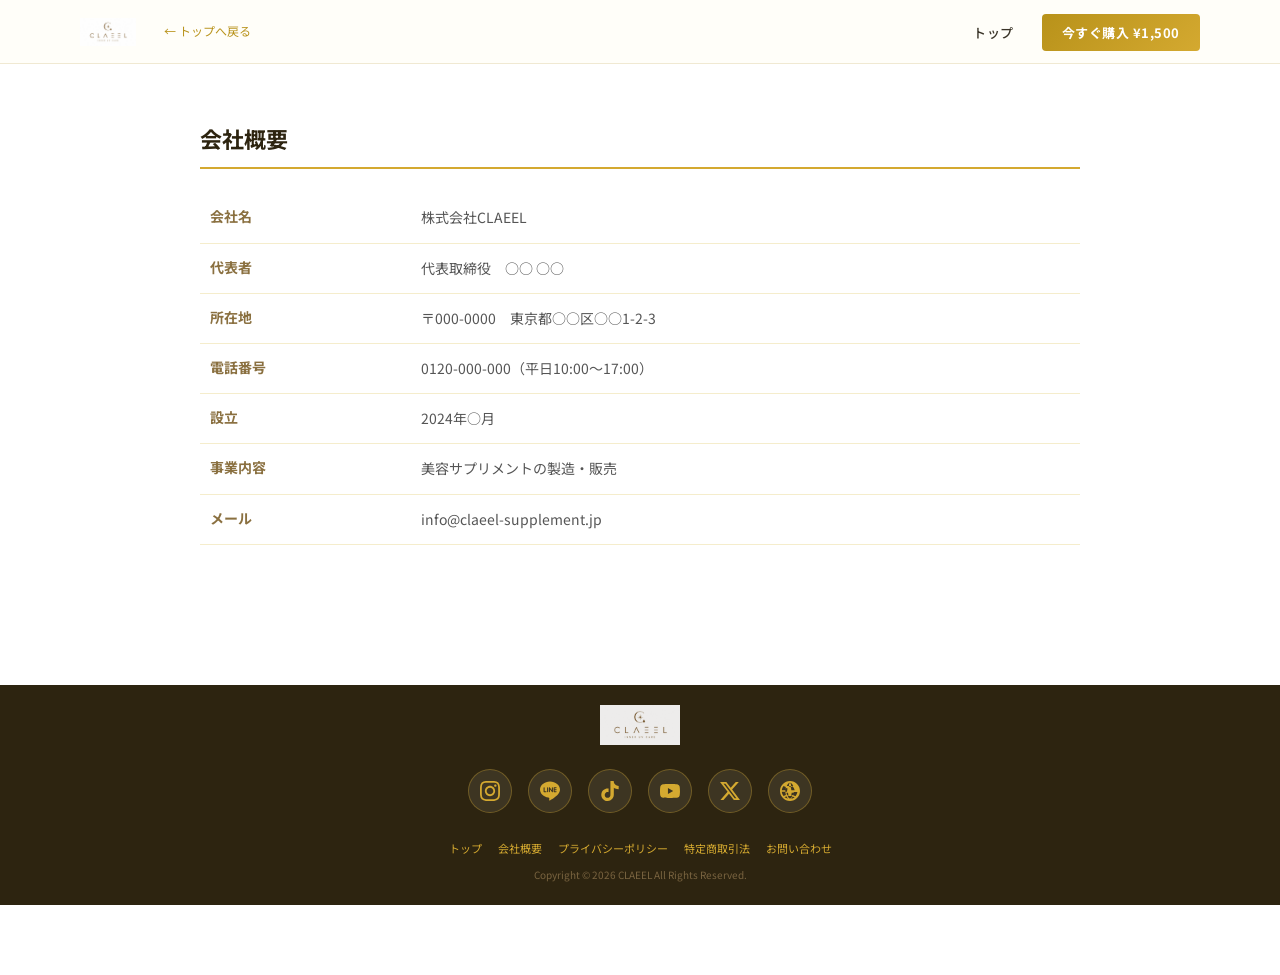
<file: company.html>
<!DOCTYPE html>
<html lang="ja">
<head>
  <meta charset="UTF-8">
  <meta name="viewport" content="width=device-width, initial-scale=1.0">
  <title>会社概要 ｜ CLAEEL</title>
  <meta name="description" content="株式会社CLAEELの会社概要です。">
  <link rel="canonical" href="https://claeel-supplement.jp/company.html">
  <link rel="icon" href="images/favicon.svg" type="image/svg+xml">
  <link rel="icon" href="images/favicon.ico" sizes="any">
  <meta property="og:type" content="website">
  <meta property="og:url" content="https://claeel-supplement.jp/company.html">
  <meta property="og:title" content="会社概要 ｜ CLAEEL">
  <meta property="og:image" content="https://claeel-supplement.jp/images/ogp.jpg">
  <meta property="og:site_name" content="CLAEEL">
  <meta property="og:locale" content="ja_JP">
  <link rel="preconnect" href="https://fonts.googleapis.com">
  <link rel="preconnect" href="https://fonts.gstatic.com" crossorigin>
  <link href="https://fonts.googleapis.com/css2?family=Noto+Sans+JP:wght@400;500;700&display=swap" rel="stylesheet">
  <link rel="stylesheet" href="style.css">
</head>
<body>
<header class="subpage-header">
  <img src="images/logo.png" alt="CLAEEL INNER UV CARE" class="logo-img" width="100" height="28" loading="eager">
  <a href="index.html" class="subpage-back">← トップへ戻る</a>
  <nav aria-label="メインナビゲーション">
    <ul class="pc-nav">
      <li><a href="index.html">トップ</a></li>
      <li><a href="index.html#offer" class="pc-nav-cta">今すぐ購入 ¥1,500</a></li>
    </ul>
  </nav>
</header>
<div class="subpage-wrap">
  <h1 class="subpage-h1">会社概要</h1>
  <table class="legal-table">
  <tr><th>会社名</th><td>株式会社CLAEEL</td></tr>
  <tr><th>代表者</th><td>代表取締役　○○ ○○</td></tr>
  <tr><th>所在地</th><td>〒000-0000　東京都○○区○○1-2-3</td></tr>
  <tr><th>電話番号</th><td>0120-000-000（平日10:00〜17:00）</td></tr>
  <tr><th>設立</th><td>2024年○月</td></tr>
  <tr><th>事業内容</th><td>美容サプリメントの製造・販売</td></tr>
  <tr><th>メール</th><td>info@claeel-supplement.jp</td></tr>
</table>
</div>
<footer class="subpage-footer">
  <div class="footer-inner">
    <img src="images/logo.png" alt="CLAEEL INNER UV CARE" class="footer-logo" width="160" height="40" loading="lazy">
    <div class="sns-row">
  <a href="https://www.instagram.com/claeel_official/" class="sns-link" target="_blank" rel="noopener noreferrer" aria-label="Instagram">
    <svg xmlns="http://www.w3.org/2000/svg" viewBox="0 0 24 24"><path d="M12 2.163c3.204 0 3.584.012 4.85.07 3.252.148 4.771 1.691 4.919 4.919.058 1.265.069 1.645.069 4.849 0 3.205-.012 3.584-.069 4.849-.149 3.225-1.664 4.771-4.919 4.919-1.266.058-1.644.07-4.85.07-3.204 0-3.584-.012-4.849-.07-3.26-.149-4.771-1.699-4.919-4.92-.058-1.265-.07-1.644-.07-4.849 0-3.204.013-3.583.07-4.849.149-3.227 1.664-4.771 4.919-4.919 1.266-.057 1.645-.069 4.849-.069zm0-2.163c-3.259 0-3.667.014-4.947.072-4.358.2-6.78 2.618-6.98 6.98-.059 1.281-.073 1.689-.073 4.948 0 3.259.014 3.668.072 4.948.2 4.358 2.618 6.78 6.98 6.98 1.281.058 1.689.072 4.948.072 3.259 0 3.668-.014 4.948-.072 4.354-.2 6.782-2.618 6.979-6.98.059-1.28.073-1.689.073-4.948 0-3.259-.014-3.667-.072-4.947-.196-4.354-2.617-6.78-6.979-6.98-1.281-.059-1.69-.073-4.949-.073zm0 5.838c-3.403 0-6.162 2.759-6.162 6.162s2.759 6.163 6.162 6.163 6.162-2.759 6.162-6.163c0-3.403-2.759-6.162-6.162-6.162zm0 10.162c-2.209 0-4-1.79-4-4 0-2.209 1.791-4 4-4s4 1.791 4 4c0 2.21-1.791 4-4 4zm6.406-11.845c-.796 0-1.441.645-1.441 1.44s.645 1.44 1.441 1.44c.795 0 1.439-.645 1.439-1.44s-.644-1.44-1.439-1.44z"/></svg>
  </a>
  <a href="https://lin.ee/claeel_official" class="sns-link" target="_blank" rel="noopener noreferrer" aria-label="LINE公式">
    <svg xmlns="http://www.w3.org/2000/svg" viewBox="0 0 24 24"><path d="M19.365 9.863c.349 0 .63.285.63.631 0 .345-.281.63-.63.63H17.61v1.125h1.755c.349 0 .63.283.63.63 0 .344-.281.629-.63.629h-2.386c-.345 0-.627-.285-.627-.629V8.108c0-.345.282-.63.63-.63h2.386c.346 0 .627.285.627.63 0 .349-.281.63-.63.63H17.61v1.125h1.755zm-3.855 3.016c0 .27-.174.51-.432.596-.064.021-.133.031-.199.031-.211 0-.391-.09-.51-.25l-2.443-3.317v2.94c0 .344-.279.629-.631.629-.346 0-.626-.285-.626-.629V8.108c0-.27.173-.51.43-.595.06-.023.136-.033.194-.033.195 0 .375.104.495.254l2.462 3.33V8.108c0-.345.282-.63.63-.63.345 0 .63.285.63.63v4.771zm-5.741 0c0 .344-.282.629-.631.629-.345 0-.627-.285-.627-.629V8.108c0-.345.282-.63.63-.63.346 0 .628.285.628.63v4.771zm-2.466.629H4.917c-.345 0-.63-.285-.63-.629V8.108c0-.345.285-.63.63-.63.348 0 .63.285.63.63v4.141h1.756c.348 0 .629.283.629.63 0 .344-.282.629-.629.629M24 10.314C24 4.943 18.615.572 12 .572S0 4.943 0 10.314c0 4.811 4.27 8.842 10.035 9.608.391.082.923.258 1.058.59.12.301.079.766.038 1.08l-.164 1.02c-.045.301-.24 1.186 1.049.645 1.291-.539 6.916-4.078 9.436-6.975C23.176 14.393 24 12.458 24 10.314"/></svg>
  </a>
  <a href="https://www.tiktok.com/@claeel_official" class="sns-link" target="_blank" rel="noopener noreferrer" aria-label="TikTok">
    <svg xmlns="http://www.w3.org/2000/svg" viewBox="0 0 24 24"><path d="M12.525.02c1.31-.02 2.61-.01 3.91-.02.08 1.53.63 3.09 1.75 4.17 1.12 1.11 2.7 1.62 4.24 1.79v4.03c-1.44-.05-2.89-.35-4.2-.97-.57-.26-1.1-.59-1.62-.93-.01 2.92.01 5.84-.02 8.75-.08 1.4-.54 2.79-1.35 3.94-1.31 1.92-3.58 3.17-5.91 3.21-1.43.08-2.86-.31-4.08-1.03-2.02-1.19-3.44-3.37-3.65-5.71-.02-.5-.03-1-.01-1.49.18-1.9 1.12-3.72 2.58-4.96 1.66-1.44 3.98-2.13 6.15-1.72.02 1.48-.04 2.96-.04 4.44-.99-.32-2.15-.23-3.02.37-.63.41-1.11 1.04-1.36 1.75-.21.51-.15 1.07-.14 1.61.24 1.64 1.82 3.02 3.5 2.87 1.12-.01 2.19-.66 2.77-1.61.19-.33.4-.67.41-1.06.1-1.79.06-3.57.07-5.36.01-4.03-.01-8.05.02-12.07z"/></svg>
  </a>
  <a href="https://www.youtube.com/@claeel_official" class="sns-link" target="_blank" rel="noopener noreferrer" aria-label="YouTube">
    <svg xmlns="http://www.w3.org/2000/svg" viewBox="0 0 24 24"><path d="M23.498 6.186a3.016 3.016 0 0 0-2.122-2.136C19.505 3.545 12 3.545 12 3.545s-7.505 0-9.377.505A3.017 3.017 0 0 0 .502 6.186C0 8.07 0 12 0 12s0 3.93.502 5.814a3.016 3.016 0 0 0 2.122 2.136c1.871.505 9.376.505 9.376.505s7.505 0 9.377-.505a3.015 3.015 0 0 0 2.122-2.136C24 15.93 24 12 24 12s0-3.93-.502-5.814zM9.545 15.568V8.432L15.818 12l-6.273 3.568z"/></svg>
  </a>
  <a href="https://x.com/claeel_official" class="sns-link" target="_blank" rel="noopener noreferrer" aria-label="X（旧Twitter）">
    <svg xmlns="http://www.w3.org/2000/svg" viewBox="0 0 24 24"><path d="M18.901 1.153h3.68l-8.04 9.19L24 22.846h-7.406l-5.8-7.584-6.638 7.584H.474l8.6-9.83L0 1.154h7.594l5.243 6.932ZM17.61 20.644h2.039L6.486 3.24H4.298Z"/></svg>
  </a>
  <a href="https://claeel-supplement.jp/" class="sns-link" target="_blank" rel="noopener noreferrer" aria-label="公式サイト">
    <svg xmlns="http://www.w3.org/2000/svg" viewBox="0 0 24 24"><path d="M12 0C5.373 0 0 5.373 0 12s5.373 12 12 12 12-5.373 12-12S18.627 0 12 0zm0 2c1.657 0 3 1.567 3.841 4H8.159C8.999 3.567 10.343 2 12 2zM2.083 11A9.953 9.953 0 0 1 4.2 5.898 12.57 12.57 0 0 0 6.98 7.2 19.714 19.714 0 0 0 6.4 11H2.083zM4.2 18.102A9.953 9.953 0 0 1 2.083 13H6.4c.106 1.334.36 2.583.72 3.718a12.57 12.57 0 0 0-2.92 1.384zm3.959 2.562A10.04 10.04 0 0 1 5.41 19.4a10.54 10.54 0 0 1 2.37-1.07c.48 1.076 1.04 1.97 1.66 2.634a9.952 9.952 0 0 1-1.282-.3zm3.683.309c-.975-.34-1.87-1.38-2.538-2.973H14.7c-.668 1.593-1.563 2.633-2.538 2.973a9.9 9.9 0 0 1-.32.009 9.9 9.9 0 0 1-.32-.009zm2.96-.009a10.54 10.54 0 0 1-1.282.3c.62-.665 1.18-1.558 1.66-2.634a10.54 10.54 0 0 1 2.37 1.07 10.04 10.04 0 0 1-2.748 1.264zm3.958-2.562a12.57 12.57 0 0 0-2.92-1.384c.36-1.135.614-2.384.72-3.718h4.317A9.953 9.953 0 0 1 18.76 18.1zM17.6 11h-3.999c-.1-1.456-.38-2.782-.79-3.898a10.617 10.617 0 0 0 2.14-.93A9.963 9.963 0 0 1 17.6 11zm-5.6-4c-.344 0-.682.013-1.015.038-.15-.72-.265-1.48-.265-2.038 0-1.398.6-2.5 1.28-2.5s1.28 1.102 1.28 2.5c0 .558-.115 1.317-.265 2.038A10.113 10.113 0 0 0 12 7zm-4.95 1.17c.647.37 1.35.674 2.09.912C8.73 10.19 8.5 11.566 8.4 13H6.4a9.963 9.963 0 0 1 .65-4.83zm.095 5.83H9.6c.141 1.394.41 2.68.78 3.745a8.647 8.647 0 0 1-1.87-.994C8.178 15.98 7.9 15.02 7.765 14H7.145zm8.01 2.751c-.624.392-1.286.702-1.87.994.37-1.065.639-2.351.78-3.745h2.355c-.135 1.02-.413 1.98-.745 2.751z"/></svg>
  </a>
</div>
    <div class="footer-links">
      <a href="index.html">トップ</a>
      <a href="company.html">会社概要</a>
      <a href="privacy.html">プライバシーポリシー</a>
      <a href="tokushoho.html">特定商取引法</a>
      <a href="contact.html">お問い合わせ</a>
    </div>
    <p class="footer-copy">Copyright © <span class="copyright-year">2025</span> CLAEEL All Rights Reserved.</p>
  </div>
</footer>
<script src="script.js" defer></script>
</body>
</html>
</file>
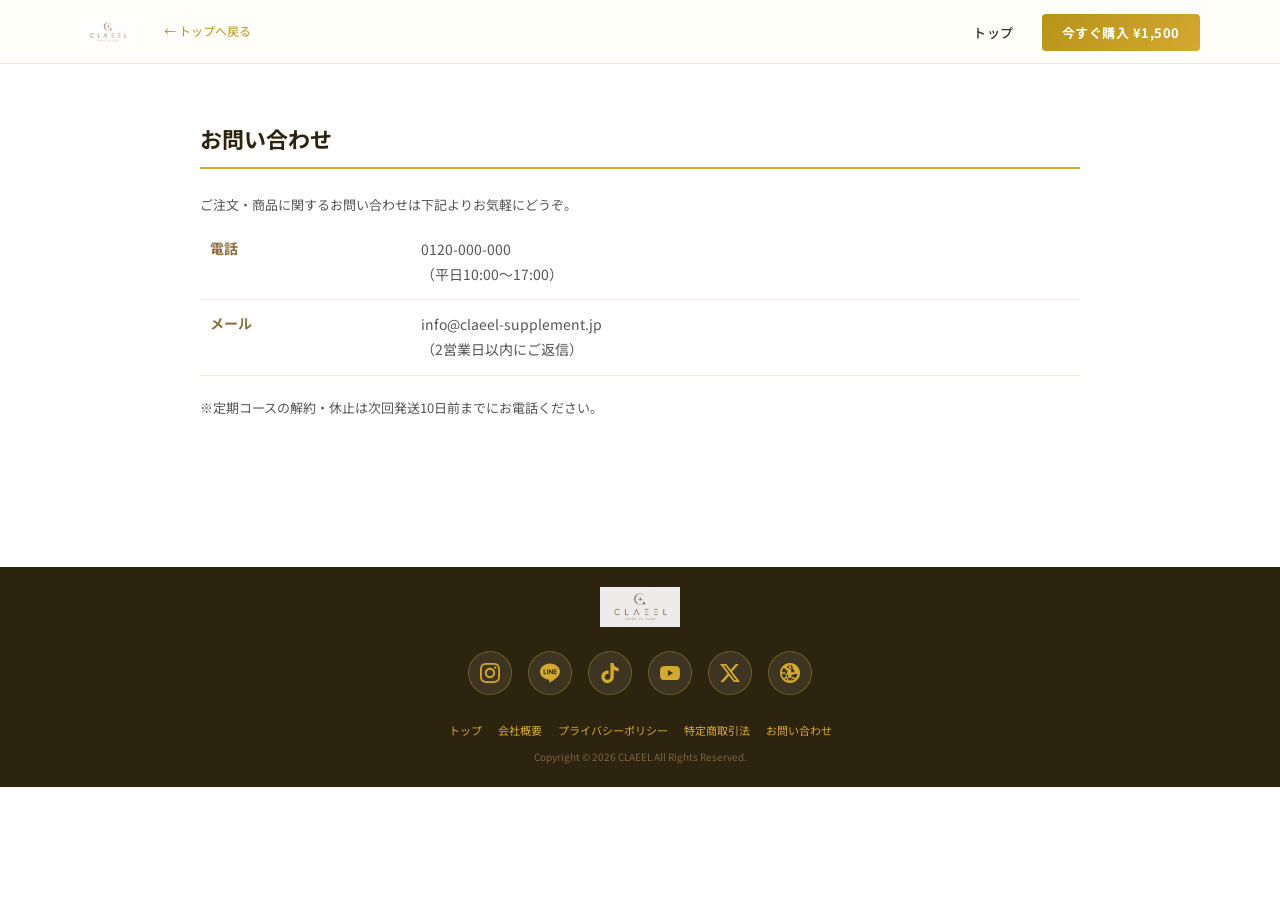
<file: contact.html>
<!DOCTYPE html>
<html lang="ja">
<head>
  <meta charset="UTF-8">
  <meta name="viewport" content="width=device-width, initial-scale=1.0">
  <title>お問い合わせ ｜ CLAEEL</title>
  <meta name="description" content="CLAEEL（クラエル）へのお問い合わせページです。">
  <link rel="canonical" href="https://claeel-supplement.jp/contact.html">
  <link rel="icon" href="images/favicon.svg" type="image/svg+xml">
  <link rel="icon" href="images/favicon.ico" sizes="any">
  <meta property="og:type" content="website">
  <meta property="og:url" content="https://claeel-supplement.jp/contact.html">
  <meta property="og:title" content="お問い合わせ ｜ CLAEEL">
  <meta property="og:image" content="https://claeel-supplement.jp/images/ogp.jpg">
  <meta property="og:site_name" content="CLAEEL">
  <meta property="og:locale" content="ja_JP">
  <link rel="preconnect" href="https://fonts.googleapis.com">
  <link rel="preconnect" href="https://fonts.gstatic.com" crossorigin>
  <link href="https://fonts.googleapis.com/css2?family=Noto+Sans+JP:wght@400;500;700&display=swap" rel="stylesheet">
  <link rel="stylesheet" href="style.css">
</head>
<body>
<header class="subpage-header">
  <img src="images/logo.png" alt="CLAEEL INNER UV CARE" class="logo-img" width="100" height="28" loading="eager">
  <a href="index.html" class="subpage-back">← トップへ戻る</a>
  <nav aria-label="メインナビゲーション">
    <ul class="pc-nav">
      <li><a href="index.html">トップ</a></li>
      <li><a href="index.html#offer" class="pc-nav-cta">今すぐ購入 ¥1,500</a></li>
    </ul>
  </nav>
</header>
<div class="subpage-wrap">
  <h1 class="subpage-h1">お問い合わせ</h1>
  <div class="legal-text">
  <p>ご注文・商品に関するお問い合わせは下記よりお気軽にどうぞ。</p>
  <table class="legal-table">
    <tr><th>電話</th><td>0120-000-000<br>（平日10:00〜17:00）</td></tr>
    <tr><th>メール</th><td>info@claeel-supplement.jp<br>（2営業日以内にご返信）</td></tr>
  </table>
  <p class="contact-note">※定期コースの解約・休止は次回発送10日前までにお電話ください。</p>
</div>
</div>
<footer class="subpage-footer">
  <div class="footer-inner">
    <img src="images/logo.png" alt="CLAEEL INNER UV CARE" class="footer-logo" width="160" height="40" loading="lazy">
    <div class="sns-row">
  <a href="https://www.instagram.com/claeel_official/" class="sns-link" target="_blank" rel="noopener noreferrer" aria-label="Instagram">
    <svg xmlns="http://www.w3.org/2000/svg" viewBox="0 0 24 24"><path d="M12 2.163c3.204 0 3.584.012 4.85.07 3.252.148 4.771 1.691 4.919 4.919.058 1.265.069 1.645.069 4.849 0 3.205-.012 3.584-.069 4.849-.149 3.225-1.664 4.771-4.919 4.919-1.266.058-1.644.07-4.85.07-3.204 0-3.584-.012-4.849-.07-3.26-.149-4.771-1.699-4.919-4.92-.058-1.265-.07-1.644-.07-4.849 0-3.204.013-3.583.07-4.849.149-3.227 1.664-4.771 4.919-4.919 1.266-.057 1.645-.069 4.849-.069zm0-2.163c-3.259 0-3.667.014-4.947.072-4.358.2-6.78 2.618-6.98 6.98-.059 1.281-.073 1.689-.073 4.948 0 3.259.014 3.668.072 4.948.2 4.358 2.618 6.78 6.98 6.98 1.281.058 1.689.072 4.948.072 3.259 0 3.668-.014 4.948-.072 4.354-.2 6.782-2.618 6.979-6.98.059-1.28.073-1.689.073-4.948 0-3.259-.014-3.667-.072-4.947-.196-4.354-2.617-6.78-6.979-6.98-1.281-.059-1.69-.073-4.949-.073zm0 5.838c-3.403 0-6.162 2.759-6.162 6.162s2.759 6.163 6.162 6.163 6.162-2.759 6.162-6.163c0-3.403-2.759-6.162-6.162-6.162zm0 10.162c-2.209 0-4-1.79-4-4 0-2.209 1.791-4 4-4s4 1.791 4 4c0 2.21-1.791 4-4 4zm6.406-11.845c-.796 0-1.441.645-1.441 1.44s.645 1.44 1.441 1.44c.795 0 1.439-.645 1.439-1.44s-.644-1.44-1.439-1.44z"/></svg>
  </a>
  <a href="https://lin.ee/claeel_official" class="sns-link" target="_blank" rel="noopener noreferrer" aria-label="LINE公式">
    <svg xmlns="http://www.w3.org/2000/svg" viewBox="0 0 24 24"><path d="M19.365 9.863c.349 0 .63.285.63.631 0 .345-.281.63-.63.63H17.61v1.125h1.755c.349 0 .63.283.63.63 0 .344-.281.629-.63.629h-2.386c-.345 0-.627-.285-.627-.629V8.108c0-.345.282-.63.63-.63h2.386c.346 0 .627.285.627.63 0 .349-.281.63-.63.63H17.61v1.125h1.755zm-3.855 3.016c0 .27-.174.51-.432.596-.064.021-.133.031-.199.031-.211 0-.391-.09-.51-.25l-2.443-3.317v2.94c0 .344-.279.629-.631.629-.346 0-.626-.285-.626-.629V8.108c0-.27.173-.51.43-.595.06-.023.136-.033.194-.033.195 0 .375.104.495.254l2.462 3.33V8.108c0-.345.282-.63.63-.63.345 0 .63.285.63.63v4.771zm-5.741 0c0 .344-.282.629-.631.629-.345 0-.627-.285-.627-.629V8.108c0-.345.282-.63.63-.63.346 0 .628.285.628.63v4.771zm-2.466.629H4.917c-.345 0-.63-.285-.63-.629V8.108c0-.345.285-.63.63-.63.348 0 .63.285.63.63v4.141h1.756c.348 0 .629.283.629.63 0 .344-.282.629-.629.629M24 10.314C24 4.943 18.615.572 12 .572S0 4.943 0 10.314c0 4.811 4.27 8.842 10.035 9.608.391.082.923.258 1.058.59.12.301.079.766.038 1.08l-.164 1.02c-.045.301-.24 1.186 1.049.645 1.291-.539 6.916-4.078 9.436-6.975C23.176 14.393 24 12.458 24 10.314"/></svg>
  </a>
  <a href="https://www.tiktok.com/@claeel_official" class="sns-link" target="_blank" rel="noopener noreferrer" aria-label="TikTok">
    <svg xmlns="http://www.w3.org/2000/svg" viewBox="0 0 24 24"><path d="M12.525.02c1.31-.02 2.61-.01 3.91-.02.08 1.53.63 3.09 1.75 4.17 1.12 1.11 2.7 1.62 4.24 1.79v4.03c-1.44-.05-2.89-.35-4.2-.97-.57-.26-1.1-.59-1.62-.93-.01 2.92.01 5.84-.02 8.75-.08 1.4-.54 2.79-1.35 3.94-1.31 1.92-3.58 3.17-5.91 3.21-1.43.08-2.86-.31-4.08-1.03-2.02-1.19-3.44-3.37-3.65-5.71-.02-.5-.03-1-.01-1.49.18-1.9 1.12-3.72 2.58-4.96 1.66-1.44 3.98-2.13 6.15-1.72.02 1.48-.04 2.96-.04 4.44-.99-.32-2.15-.23-3.02.37-.63.41-1.11 1.04-1.36 1.75-.21.51-.15 1.07-.14 1.61.24 1.64 1.82 3.02 3.5 2.87 1.12-.01 2.19-.66 2.77-1.61.19-.33.4-.67.41-1.06.1-1.79.06-3.57.07-5.36.01-4.03-.01-8.05.02-12.07z"/></svg>
  </a>
  <a href="https://www.youtube.com/@claeel_official" class="sns-link" target="_blank" rel="noopener noreferrer" aria-label="YouTube">
    <svg xmlns="http://www.w3.org/2000/svg" viewBox="0 0 24 24"><path d="M23.498 6.186a3.016 3.016 0 0 0-2.122-2.136C19.505 3.545 12 3.545 12 3.545s-7.505 0-9.377.505A3.017 3.017 0 0 0 .502 6.186C0 8.07 0 12 0 12s0 3.93.502 5.814a3.016 3.016 0 0 0 2.122 2.136c1.871.505 9.376.505 9.376.505s7.505 0 9.377-.505a3.015 3.015 0 0 0 2.122-2.136C24 15.93 24 12 24 12s0-3.93-.502-5.814zM9.545 15.568V8.432L15.818 12l-6.273 3.568z"/></svg>
  </a>
  <a href="https://x.com/claeel_official" class="sns-link" target="_blank" rel="noopener noreferrer" aria-label="X（旧Twitter）">
    <svg xmlns="http://www.w3.org/2000/svg" viewBox="0 0 24 24"><path d="M18.901 1.153h3.68l-8.04 9.19L24 22.846h-7.406l-5.8-7.584-6.638 7.584H.474l8.6-9.83L0 1.154h7.594l5.243 6.932ZM17.61 20.644h2.039L6.486 3.24H4.298Z"/></svg>
  </a>
  <a href="https://claeel-supplement.jp/" class="sns-link" target="_blank" rel="noopener noreferrer" aria-label="公式サイト">
    <svg xmlns="http://www.w3.org/2000/svg" viewBox="0 0 24 24"><path d="M12 0C5.373 0 0 5.373 0 12s5.373 12 12 12 12-5.373 12-12S18.627 0 12 0zm0 2c1.657 0 3 1.567 3.841 4H8.159C8.999 3.567 10.343 2 12 2zM2.083 11A9.953 9.953 0 0 1 4.2 5.898 12.57 12.57 0 0 0 6.98 7.2 19.714 19.714 0 0 0 6.4 11H2.083zM4.2 18.102A9.953 9.953 0 0 1 2.083 13H6.4c.106 1.334.36 2.583.72 3.718a12.57 12.57 0 0 0-2.92 1.384zm3.959 2.562A10.04 10.04 0 0 1 5.41 19.4a10.54 10.54 0 0 1 2.37-1.07c.48 1.076 1.04 1.97 1.66 2.634a9.952 9.952 0 0 1-1.282-.3zm3.683.309c-.975-.34-1.87-1.38-2.538-2.973H14.7c-.668 1.593-1.563 2.633-2.538 2.973a9.9 9.9 0 0 1-.32.009 9.9 9.9 0 0 1-.32-.009zm2.96-.009a10.54 10.54 0 0 1-1.282.3c.62-.665 1.18-1.558 1.66-2.634a10.54 10.54 0 0 1 2.37 1.07 10.04 10.04 0 0 1-2.748 1.264zm3.958-2.562a12.57 12.57 0 0 0-2.92-1.384c.36-1.135.614-2.384.72-3.718h4.317A9.953 9.953 0 0 1 18.76 18.1zM17.6 11h-3.999c-.1-1.456-.38-2.782-.79-3.898a10.617 10.617 0 0 0 2.14-.93A9.963 9.963 0 0 1 17.6 11zm-5.6-4c-.344 0-.682.013-1.015.038-.15-.72-.265-1.48-.265-2.038 0-1.398.6-2.5 1.28-2.5s1.28 1.102 1.28 2.5c0 .558-.115 1.317-.265 2.038A10.113 10.113 0 0 0 12 7zm-4.95 1.17c.647.37 1.35.674 2.09.912C8.73 10.19 8.5 11.566 8.4 13H6.4a9.963 9.963 0 0 1 .65-4.83zm.095 5.83H9.6c.141 1.394.41 2.68.78 3.745a8.647 8.647 0 0 1-1.87-.994C8.178 15.98 7.9 15.02 7.765 14H7.145zm8.01 2.751c-.624.392-1.286.702-1.87.994.37-1.065.639-2.351.78-3.745h2.355c-.135 1.02-.413 1.98-.745 2.751z"/></svg>
  </a>
</div>
    <div class="footer-links">
      <a href="index.html">トップ</a>
      <a href="company.html">会社概要</a>
      <a href="privacy.html">プライバシーポリシー</a>
      <a href="tokushoho.html">特定商取引法</a>
      <a href="contact.html">お問い合わせ</a>
    </div>
    <p class="footer-copy">Copyright © <span class="copyright-year">2025</span> CLAEEL All Rights Reserved.</p>
  </div>
</footer>
<script src="script.js" defer></script>
</body>
</html>
</file>
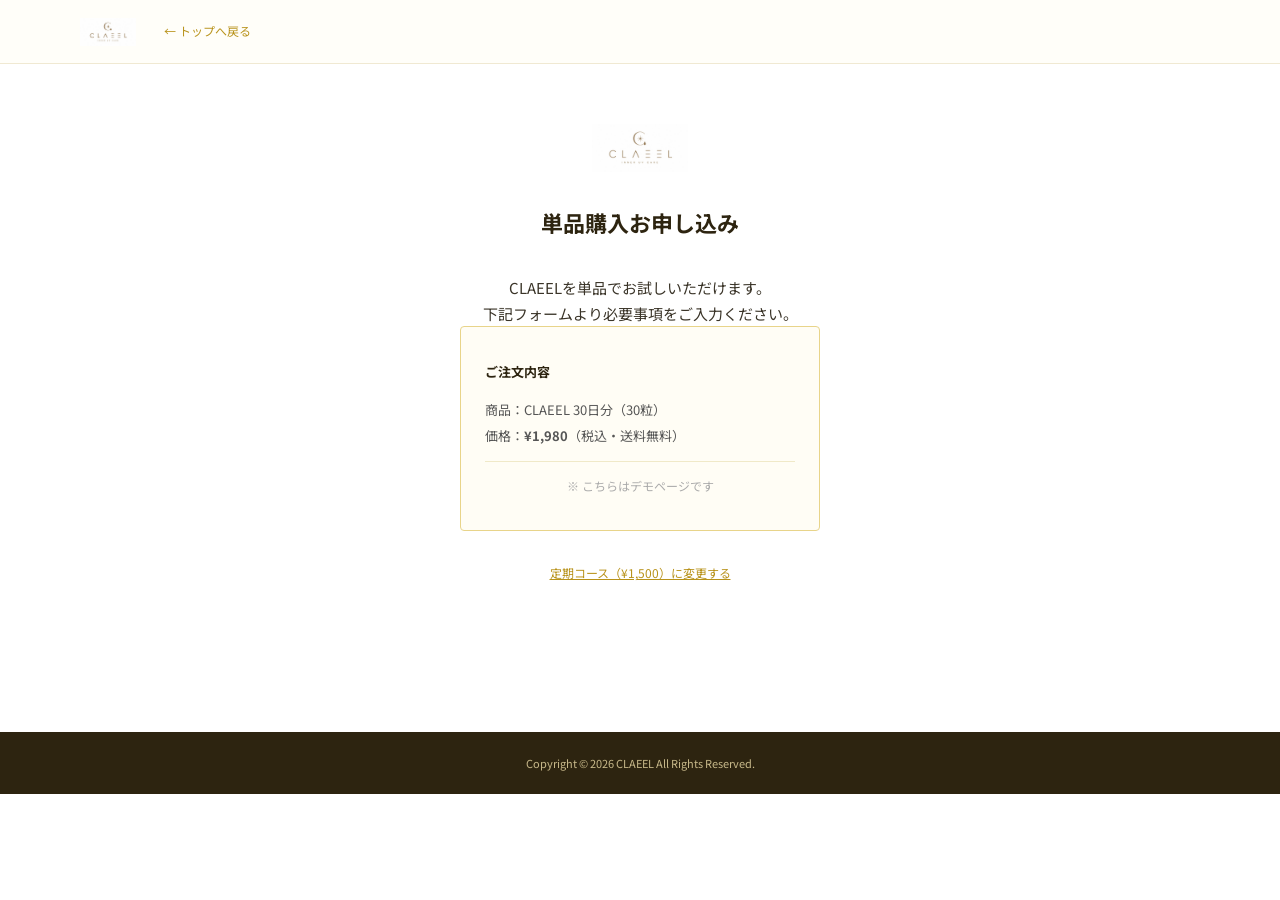
<file: order-single.html>
<!DOCTYPE html>
<html lang="ja">
<head>
  <meta charset="UTF-8">
  <meta name="viewport" content="width=device-width, initial-scale=1.0">
  <title>単品購入お申し込み ｜ CLAEEL</title>
  <meta name="description" content="CLAEELを単品でお試しいただけます。¥1,980・送料無料。定期コースへの変更もいつでも可能です。">
  <link rel="canonical" href="https://claeel-supplement.jp/order-single.html">
  <link rel="icon" href="images/favicon.svg" type="image/svg+xml">
  <link rel="preconnect" href="https://fonts.googleapis.com">
  <link rel="preconnect" href="https://fonts.gstatic.com" crossorigin>
  <link href="https://fonts.googleapis.com/css2?family=Noto+Sans+JP:wght@400;500;700&display=swap" rel="stylesheet">
  <link rel="stylesheet" href="style.css">
</head>
<body>
<header class="subpage-header">
  <img src="images/logo.png" alt="CLAEEL INNER UV CARE" class="logo-img" width="100" height="28" loading="eager">
  <a href="index.html" class="subpage-back">← トップへ戻る</a>
</header>
<div class="subpage-wrap order-wrap">
  <img src="images/logo.png" alt="CLAEEL" class="order-logo" width="160" height="48" loading="lazy">
  <h1 class="subpage-h1 order-h1">単品購入お申し込み</h1>
  <p class="legal-text">CLAEELを単品でお試しいただけます。<br>下記フォームより必要事項をご入力ください。</p>
  <div class="order-card">
    <p class="order-card-title">ご注文内容</p>
    <p>商品：CLAEEL 30日分（30粒）</p>
    <p>価格：<strong>¥1,980</strong>（税込・送料無料）</p>
    <p class="order-demo-note">※ こちらはデモページです</p>
  </div>
  <a href="order.html" class="order-switch-link">定期コース（¥1,500）に変更する</a>
</div>
<footer class="subpage-footer">
  <p>Copyright © <span class="copyright-year">2025</span> CLAEEL All Rights Reserved.</p>
</footer>
<script src="script.js" defer></script>
</body>
</html>
</file>
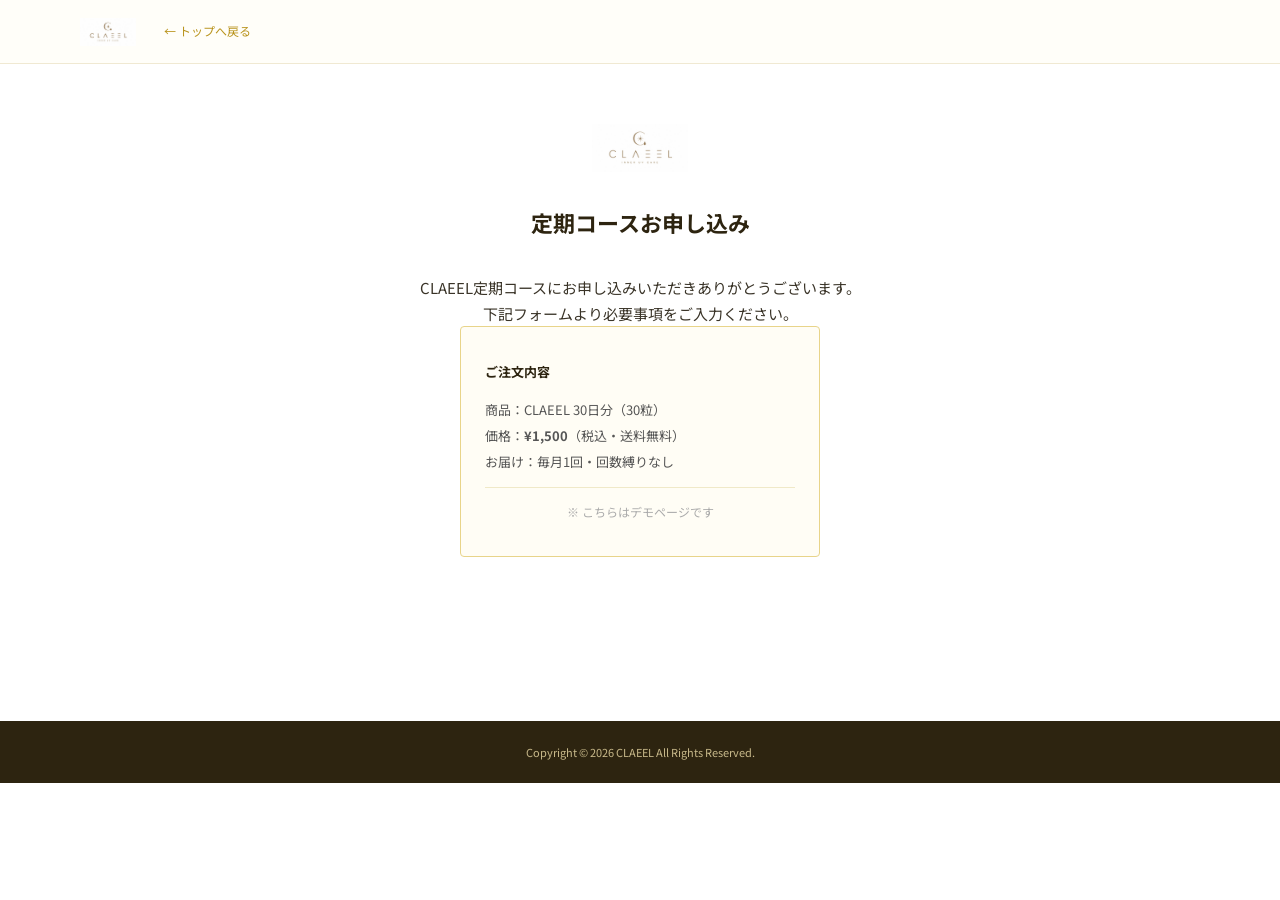
<file: order.html>
<!DOCTYPE html>
<html lang="ja">
<head>
  <meta charset="UTF-8">
  <meta name="viewport" content="width=device-width, initial-scale=1.0">
  <title>定期コースお申し込み ｜ CLAEEL</title>
  <meta name="description" content="CLAEELの定期コースをお申し込みいただけます。初回¥1,500・送料無料・30日間全額返金保証付き。">
  <link rel="canonical" href="https://claeel-supplement.jp/order.html">
  <link rel="icon" href="images/favicon.svg" type="image/svg+xml">
  <link rel="preconnect" href="https://fonts.googleapis.com">
  <link rel="preconnect" href="https://fonts.gstatic.com" crossorigin>
  <link href="https://fonts.googleapis.com/css2?family=Noto+Sans+JP:wght@400;500;700&display=swap" rel="stylesheet">
  <link rel="stylesheet" href="style.css">
</head>
<body>
<header class="subpage-header">
  <img src="images/logo.png" alt="CLAEEL INNER UV CARE" class="logo-img" width="100" height="28" loading="eager">
  <a href="index.html" class="subpage-back">← トップへ戻る</a>
</header>
<div class="subpage-wrap order-wrap">
  <img src="images/logo.png" alt="CLAEEL" class="order-logo" width="160" height="48" loading="lazy">
  <h1 class="subpage-h1 order-h1">定期コースお申し込み</h1>
  <p class="legal-text">CLAEEL定期コースにお申し込みいただきありがとうございます。<br>下記フォームより必要事項をご入力ください。</p>
  <div class="order-card">
    <p class="order-card-title">ご注文内容</p>
    <p>商品：CLAEEL 30日分（30粒）</p>
    <p>価格：<strong>¥1,500</strong>（税込・送料無料）</p>
    <p>お届け：毎月1回・回数縛りなし</p>
    <p class="order-demo-note">※ こちらはデモページです</p>
  </div>
</div>
<footer class="subpage-footer">
  <p>Copyright © <span class="copyright-year">2025</span> CLAEEL All Rights Reserved.</p>
</footer>
<script src="script.js" defer></script>
</body>
</html>
</file>
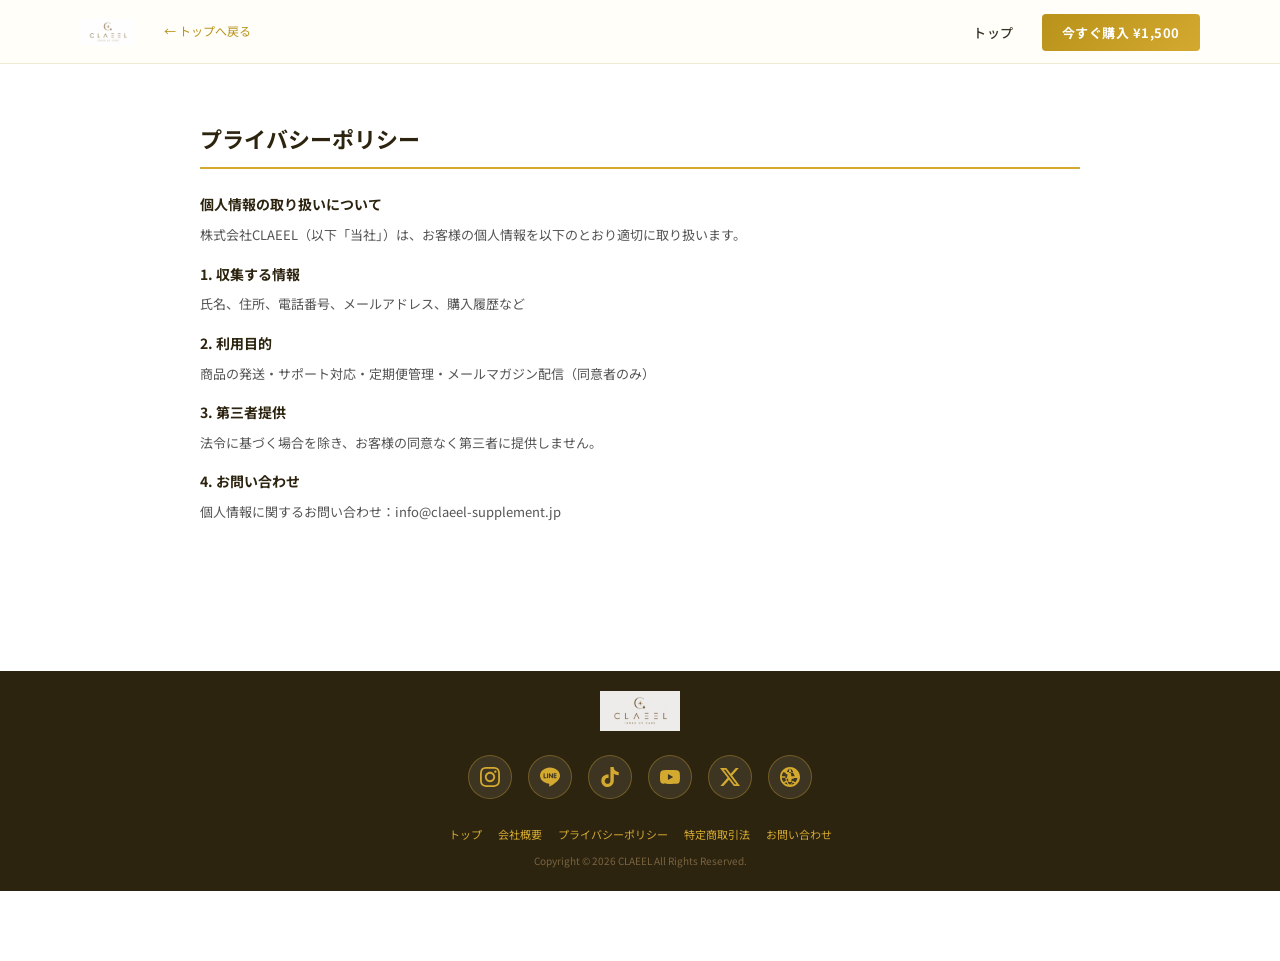
<file: privacy.html>
<!DOCTYPE html>
<html lang="ja">
<head>
  <meta charset="UTF-8">
  <meta name="viewport" content="width=device-width, initial-scale=1.0">
  <title>プライバシーポリシー ｜ CLAEEL</title>
  <meta name="description" content="株式会社CLAEELのプライバシーポリシーです。">
  <link rel="canonical" href="https://claeel-supplement.jp/privacy.html">
  <link rel="icon" href="images/favicon.svg" type="image/svg+xml">
  <link rel="icon" href="images/favicon.ico" sizes="any">
  <meta property="og:type" content="website">
  <meta property="og:url" content="https://claeel-supplement.jp/privacy.html">
  <meta property="og:title" content="プライバシーポリシー ｜ CLAEEL">
  <meta property="og:image" content="https://claeel-supplement.jp/images/ogp.jpg">
  <meta property="og:site_name" content="CLAEEL">
  <meta property="og:locale" content="ja_JP">
  <link rel="preconnect" href="https://fonts.googleapis.com">
  <link rel="preconnect" href="https://fonts.gstatic.com" crossorigin>
  <link href="https://fonts.googleapis.com/css2?family=Noto+Sans+JP:wght@400;500;700&display=swap" rel="stylesheet">
  <link rel="stylesheet" href="style.css">
</head>
<body>
<header class="subpage-header">
  <img src="images/logo.png" alt="CLAEEL INNER UV CARE" class="logo-img" width="100" height="28" loading="eager">
  <a href="index.html" class="subpage-back">← トップへ戻る</a>
  <nav aria-label="メインナビゲーション">
    <ul class="pc-nav">
      <li><a href="index.html">トップ</a></li>
      <li><a href="index.html#offer" class="pc-nav-cta">今すぐ購入 ¥1,500</a></li>
    </ul>
  </nav>
</header>
<div class="subpage-wrap">
  <h1 class="subpage-h1">プライバシーポリシー</h1>
  <div class="legal-text">
  <h2>個人情報の取り扱いについて</h2>
  <p>株式会社CLAEEL（以下「当社」）は、お客様の個人情報を以下のとおり適切に取り扱います。</p>
  <h2>1. 収集する情報</h2>
  <p>氏名、住所、電話番号、メールアドレス、購入履歴など</p>
  <h2>2. 利用目的</h2>
  <p>商品の発送・サポート対応・定期便管理・メールマガジン配信（同意者のみ）</p>
  <h2>3. 第三者提供</h2>
  <p>法令に基づく場合を除き、お客様の同意なく第三者に提供しません。</p>
  <h2>4. お問い合わせ</h2>
  <p>個人情報に関するお問い合わせ：info@claeel-supplement.jp</p>
</div>
</div>
<footer class="subpage-footer">
  <div class="footer-inner">
    <img src="images/logo.png" alt="CLAEEL INNER UV CARE" class="footer-logo" width="160" height="40" loading="lazy">
    <div class="sns-row">
  <a href="https://www.instagram.com/claeel_official/" class="sns-link" target="_blank" rel="noopener noreferrer" aria-label="Instagram">
    <svg xmlns="http://www.w3.org/2000/svg" viewBox="0 0 24 24"><path d="M12 2.163c3.204 0 3.584.012 4.85.07 3.252.148 4.771 1.691 4.919 4.919.058 1.265.069 1.645.069 4.849 0 3.205-.012 3.584-.069 4.849-.149 3.225-1.664 4.771-4.919 4.919-1.266.058-1.644.07-4.85.07-3.204 0-3.584-.012-4.849-.07-3.26-.149-4.771-1.699-4.919-4.92-.058-1.265-.07-1.644-.07-4.849 0-3.204.013-3.583.07-4.849.149-3.227 1.664-4.771 4.919-4.919 1.266-.057 1.645-.069 4.849-.069zm0-2.163c-3.259 0-3.667.014-4.947.072-4.358.2-6.78 2.618-6.98 6.98-.059 1.281-.073 1.689-.073 4.948 0 3.259.014 3.668.072 4.948.2 4.358 2.618 6.78 6.98 6.98 1.281.058 1.689.072 4.948.072 3.259 0 3.668-.014 4.948-.072 4.354-.2 6.782-2.618 6.979-6.98.059-1.28.073-1.689.073-4.948 0-3.259-.014-3.667-.072-4.947-.196-4.354-2.617-6.78-6.979-6.98-1.281-.059-1.69-.073-4.949-.073zm0 5.838c-3.403 0-6.162 2.759-6.162 6.162s2.759 6.163 6.162 6.163 6.162-2.759 6.162-6.163c0-3.403-2.759-6.162-6.162-6.162zm0 10.162c-2.209 0-4-1.79-4-4 0-2.209 1.791-4 4-4s4 1.791 4 4c0 2.21-1.791 4-4 4zm6.406-11.845c-.796 0-1.441.645-1.441 1.44s.645 1.44 1.441 1.44c.795 0 1.439-.645 1.439-1.44s-.644-1.44-1.439-1.44z"/></svg>
  </a>
  <a href="https://lin.ee/claeel_official" class="sns-link" target="_blank" rel="noopener noreferrer" aria-label="LINE公式">
    <svg xmlns="http://www.w3.org/2000/svg" viewBox="0 0 24 24"><path d="M19.365 9.863c.349 0 .63.285.63.631 0 .345-.281.63-.63.63H17.61v1.125h1.755c.349 0 .63.283.63.63 0 .344-.281.629-.63.629h-2.386c-.345 0-.627-.285-.627-.629V8.108c0-.345.282-.63.63-.63h2.386c.346 0 .627.285.627.63 0 .349-.281.63-.63.63H17.61v1.125h1.755zm-3.855 3.016c0 .27-.174.51-.432.596-.064.021-.133.031-.199.031-.211 0-.391-.09-.51-.25l-2.443-3.317v2.94c0 .344-.279.629-.631.629-.346 0-.626-.285-.626-.629V8.108c0-.27.173-.51.43-.595.06-.023.136-.033.194-.033.195 0 .375.104.495.254l2.462 3.33V8.108c0-.345.282-.63.63-.63.345 0 .63.285.63.63v4.771zm-5.741 0c0 .344-.282.629-.631.629-.345 0-.627-.285-.627-.629V8.108c0-.345.282-.63.63-.63.346 0 .628.285.628.63v4.771zm-2.466.629H4.917c-.345 0-.63-.285-.63-.629V8.108c0-.345.285-.63.63-.63.348 0 .63.285.63.63v4.141h1.756c.348 0 .629.283.629.63 0 .344-.282.629-.629.629M24 10.314C24 4.943 18.615.572 12 .572S0 4.943 0 10.314c0 4.811 4.27 8.842 10.035 9.608.391.082.923.258 1.058.59.12.301.079.766.038 1.08l-.164 1.02c-.045.301-.24 1.186 1.049.645 1.291-.539 6.916-4.078 9.436-6.975C23.176 14.393 24 12.458 24 10.314"/></svg>
  </a>
  <a href="https://www.tiktok.com/@claeel_official" class="sns-link" target="_blank" rel="noopener noreferrer" aria-label="TikTok">
    <svg xmlns="http://www.w3.org/2000/svg" viewBox="0 0 24 24"><path d="M12.525.02c1.31-.02 2.61-.01 3.91-.02.08 1.53.63 3.09 1.75 4.17 1.12 1.11 2.7 1.62 4.24 1.79v4.03c-1.44-.05-2.89-.35-4.2-.97-.57-.26-1.1-.59-1.62-.93-.01 2.92.01 5.84-.02 8.75-.08 1.4-.54 2.79-1.35 3.94-1.31 1.92-3.58 3.17-5.91 3.21-1.43.08-2.86-.31-4.08-1.03-2.02-1.19-3.44-3.37-3.65-5.71-.02-.5-.03-1-.01-1.49.18-1.9 1.12-3.72 2.58-4.96 1.66-1.44 3.98-2.13 6.15-1.72.02 1.48-.04 2.96-.04 4.44-.99-.32-2.15-.23-3.02.37-.63.41-1.11 1.04-1.36 1.75-.21.51-.15 1.07-.14 1.61.24 1.64 1.82 3.02 3.5 2.87 1.12-.01 2.19-.66 2.77-1.61.19-.33.4-.67.41-1.06.1-1.79.06-3.57.07-5.36.01-4.03-.01-8.05.02-12.07z"/></svg>
  </a>
  <a href="https://www.youtube.com/@claeel_official" class="sns-link" target="_blank" rel="noopener noreferrer" aria-label="YouTube">
    <svg xmlns="http://www.w3.org/2000/svg" viewBox="0 0 24 24"><path d="M23.498 6.186a3.016 3.016 0 0 0-2.122-2.136C19.505 3.545 12 3.545 12 3.545s-7.505 0-9.377.505A3.017 3.017 0 0 0 .502 6.186C0 8.07 0 12 0 12s0 3.93.502 5.814a3.016 3.016 0 0 0 2.122 2.136c1.871.505 9.376.505 9.376.505s7.505 0 9.377-.505a3.015 3.015 0 0 0 2.122-2.136C24 15.93 24 12 24 12s0-3.93-.502-5.814zM9.545 15.568V8.432L15.818 12l-6.273 3.568z"/></svg>
  </a>
  <a href="https://x.com/claeel_official" class="sns-link" target="_blank" rel="noopener noreferrer" aria-label="X（旧Twitter）">
    <svg xmlns="http://www.w3.org/2000/svg" viewBox="0 0 24 24"><path d="M18.901 1.153h3.68l-8.04 9.19L24 22.846h-7.406l-5.8-7.584-6.638 7.584H.474l8.6-9.83L0 1.154h7.594l5.243 6.932ZM17.61 20.644h2.039L6.486 3.24H4.298Z"/></svg>
  </a>
  <a href="https://claeel-supplement.jp/" class="sns-link" target="_blank" rel="noopener noreferrer" aria-label="公式サイト">
    <svg xmlns="http://www.w3.org/2000/svg" viewBox="0 0 24 24"><path d="M12 0C5.373 0 0 5.373 0 12s5.373 12 12 12 12-5.373 12-12S18.627 0 12 0zm0 2c1.657 0 3 1.567 3.841 4H8.159C8.999 3.567 10.343 2 12 2zM2.083 11A9.953 9.953 0 0 1 4.2 5.898 12.57 12.57 0 0 0 6.98 7.2 19.714 19.714 0 0 0 6.4 11H2.083zM4.2 18.102A9.953 9.953 0 0 1 2.083 13H6.4c.106 1.334.36 2.583.72 3.718a12.57 12.57 0 0 0-2.92 1.384zm3.959 2.562A10.04 10.04 0 0 1 5.41 19.4a10.54 10.54 0 0 1 2.37-1.07c.48 1.076 1.04 1.97 1.66 2.634a9.952 9.952 0 0 1-1.282-.3zm3.683.309c-.975-.34-1.87-1.38-2.538-2.973H14.7c-.668 1.593-1.563 2.633-2.538 2.973a9.9 9.9 0 0 1-.32.009 9.9 9.9 0 0 1-.32-.009zm2.96-.009a10.54 10.54 0 0 1-1.282.3c.62-.665 1.18-1.558 1.66-2.634a10.54 10.54 0 0 1 2.37 1.07 10.04 10.04 0 0 1-2.748 1.264zm3.958-2.562a12.57 12.57 0 0 0-2.92-1.384c.36-1.135.614-2.384.72-3.718h4.317A9.953 9.953 0 0 1 18.76 18.1zM17.6 11h-3.999c-.1-1.456-.38-2.782-.79-3.898a10.617 10.617 0 0 0 2.14-.93A9.963 9.963 0 0 1 17.6 11zm-5.6-4c-.344 0-.682.013-1.015.038-.15-.72-.265-1.48-.265-2.038 0-1.398.6-2.5 1.28-2.5s1.28 1.102 1.28 2.5c0 .558-.115 1.317-.265 2.038A10.113 10.113 0 0 0 12 7zm-4.95 1.17c.647.37 1.35.674 2.09.912C8.73 10.19 8.5 11.566 8.4 13H6.4a9.963 9.963 0 0 1 .65-4.83zm.095 5.83H9.6c.141 1.394.41 2.68.78 3.745a8.647 8.647 0 0 1-1.87-.994C8.178 15.98 7.9 15.02 7.765 14H7.145zm8.01 2.751c-.624.392-1.286.702-1.87.994.37-1.065.639-2.351.78-3.745h2.355c-.135 1.02-.413 1.98-.745 2.751z"/></svg>
  </a>
</div>
    <div class="footer-links">
      <a href="index.html">トップ</a>
      <a href="company.html">会社概要</a>
      <a href="privacy.html">プライバシーポリシー</a>
      <a href="tokushoho.html">特定商取引法</a>
      <a href="contact.html">お問い合わせ</a>
    </div>
    <p class="footer-copy">Copyright © <span class="copyright-year">2025</span> CLAEEL All Rights Reserved.</p>
  </div>
</footer>
<script src="script.js" defer></script>
</body>
</html>
</file>
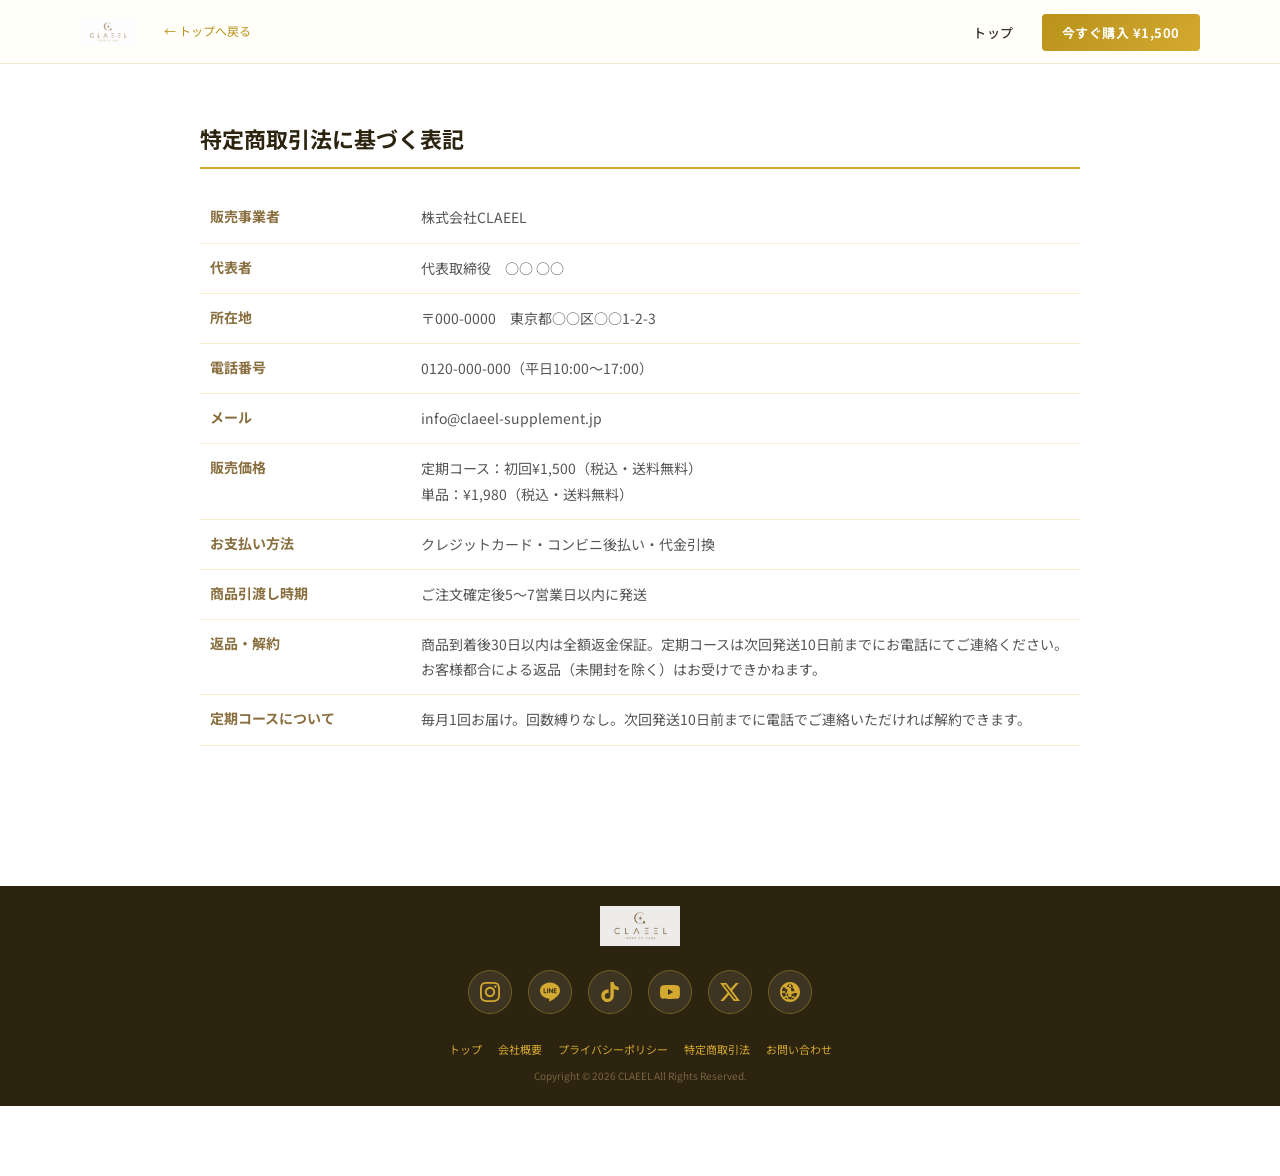
<file: tokushoho.html>
<!DOCTYPE html>
<html lang="ja">
<head>
  <meta charset="UTF-8">
  <meta name="viewport" content="width=device-width, initial-scale=1.0">
  <title>特定商取引法に基づく表記 ｜ CLAEEL</title>
  <meta name="description" content="CLAEEL（クラエル）の特定商取引法に基づく表記ページです。">
  <link rel="canonical" href="https://claeel-supplement.jp/tokushoho.html">
  <link rel="icon" href="images/favicon.svg" type="image/svg+xml">
  <link rel="icon" href="images/favicon.ico" sizes="any">
  <meta property="og:type" content="website">
  <meta property="og:url" content="https://claeel-supplement.jp/tokushoho.html">
  <meta property="og:title" content="特定商取引法に基づく表記 ｜ CLAEEL">
  <meta property="og:image" content="https://claeel-supplement.jp/images/ogp.jpg">
  <meta property="og:site_name" content="CLAEEL">
  <meta property="og:locale" content="ja_JP">
  <link rel="preconnect" href="https://fonts.googleapis.com">
  <link rel="preconnect" href="https://fonts.gstatic.com" crossorigin>
  <link href="https://fonts.googleapis.com/css2?family=Noto+Sans+JP:wght@400;500;700&display=swap" rel="stylesheet">
  <link rel="stylesheet" href="style.css">
</head>
<body>
<header class="subpage-header">
  <img src="images/logo.png" alt="CLAEEL INNER UV CARE" class="logo-img" width="100" height="28" loading="eager">
  <a href="index.html" class="subpage-back">← トップへ戻る</a>
  <nav aria-label="メインナビゲーション">
    <ul class="pc-nav">
      <li><a href="index.html">トップ</a></li>
      <li><a href="index.html#offer" class="pc-nav-cta">今すぐ購入 ¥1,500</a></li>
    </ul>
  </nav>
</header>
<div class="subpage-wrap">
  <h1 class="subpage-h1">特定商取引法に基づく表記</h1>
  <table class="legal-table">
  <tr><th>販売事業者</th><td>株式会社CLAEEL</td></tr>
  <tr><th>代表者</th><td>代表取締役　○○ ○○</td></tr>
  <tr><th>所在地</th><td>〒000-0000　東京都○○区○○1-2-3</td></tr>
  <tr><th>電話番号</th><td>0120-000-000（平日10:00〜17:00）</td></tr>
  <tr><th>メール</th><td>info@claeel-supplement.jp</td></tr>
  <tr><th>販売価格</th><td>定期コース：初回¥1,500（税込・送料無料）<br>単品：¥1,980（税込・送料無料）</td></tr>
  <tr><th>お支払い方法</th><td>クレジットカード・コンビニ後払い・代金引換</td></tr>
  <tr><th>商品引渡し時期</th><td>ご注文確定後5〜7営業日以内に発送</td></tr>
  <tr><th>返品・解約</th><td>商品到着後30日以内は全額返金保証。定期コースは次回発送10日前までにお電話にてご連絡ください。お客様都合による返品（未開封を除く）はお受けできかねます。</td></tr>
  <tr><th>定期コースについて</th><td>毎月1回お届け。回数縛りなし。次回発送10日前までに電話でご連絡いただければ解約できます。</td></tr>
</table>
</div>
<footer class="subpage-footer">
  <div class="footer-inner">
    <img src="images/logo.png" alt="CLAEEL INNER UV CARE" class="footer-logo" width="160" height="40" loading="lazy">
    <div class="sns-row">
  <a href="https://www.instagram.com/claeel_official/" class="sns-link" target="_blank" rel="noopener noreferrer" aria-label="Instagram">
    <svg xmlns="http://www.w3.org/2000/svg" viewBox="0 0 24 24"><path d="M12 2.163c3.204 0 3.584.012 4.85.07 3.252.148 4.771 1.691 4.919 4.919.058 1.265.069 1.645.069 4.849 0 3.205-.012 3.584-.069 4.849-.149 3.225-1.664 4.771-4.919 4.919-1.266.058-1.644.07-4.85.07-3.204 0-3.584-.012-4.849-.07-3.26-.149-4.771-1.699-4.919-4.92-.058-1.265-.07-1.644-.07-4.849 0-3.204.013-3.583.07-4.849.149-3.227 1.664-4.771 4.919-4.919 1.266-.057 1.645-.069 4.849-.069zm0-2.163c-3.259 0-3.667.014-4.947.072-4.358.2-6.78 2.618-6.98 6.98-.059 1.281-.073 1.689-.073 4.948 0 3.259.014 3.668.072 4.948.2 4.358 2.618 6.78 6.98 6.98 1.281.058 1.689.072 4.948.072 3.259 0 3.668-.014 4.948-.072 4.354-.2 6.782-2.618 6.979-6.98.059-1.28.073-1.689.073-4.948 0-3.259-.014-3.667-.072-4.947-.196-4.354-2.617-6.78-6.979-6.98-1.281-.059-1.69-.073-4.949-.073zm0 5.838c-3.403 0-6.162 2.759-6.162 6.162s2.759 6.163 6.162 6.163 6.162-2.759 6.162-6.163c0-3.403-2.759-6.162-6.162-6.162zm0 10.162c-2.209 0-4-1.79-4-4 0-2.209 1.791-4 4-4s4 1.791 4 4c0 2.21-1.791 4-4 4zm6.406-11.845c-.796 0-1.441.645-1.441 1.44s.645 1.44 1.441 1.44c.795 0 1.439-.645 1.439-1.44s-.644-1.44-1.439-1.44z"/></svg>
  </a>
  <a href="https://lin.ee/claeel_official" class="sns-link" target="_blank" rel="noopener noreferrer" aria-label="LINE公式">
    <svg xmlns="http://www.w3.org/2000/svg" viewBox="0 0 24 24"><path d="M19.365 9.863c.349 0 .63.285.63.631 0 .345-.281.63-.63.63H17.61v1.125h1.755c.349 0 .63.283.63.63 0 .344-.281.629-.63.629h-2.386c-.345 0-.627-.285-.627-.629V8.108c0-.345.282-.63.63-.63h2.386c.346 0 .627.285.627.63 0 .349-.281.63-.63.63H17.61v1.125h1.755zm-3.855 3.016c0 .27-.174.51-.432.596-.064.021-.133.031-.199.031-.211 0-.391-.09-.51-.25l-2.443-3.317v2.94c0 .344-.279.629-.631.629-.346 0-.626-.285-.626-.629V8.108c0-.27.173-.51.43-.595.06-.023.136-.033.194-.033.195 0 .375.104.495.254l2.462 3.33V8.108c0-.345.282-.63.63-.63.345 0 .63.285.63.63v4.771zm-5.741 0c0 .344-.282.629-.631.629-.345 0-.627-.285-.627-.629V8.108c0-.345.282-.63.63-.63.346 0 .628.285.628.63v4.771zm-2.466.629H4.917c-.345 0-.63-.285-.63-.629V8.108c0-.345.285-.63.63-.63.348 0 .63.285.63.63v4.141h1.756c.348 0 .629.283.629.63 0 .344-.282.629-.629.629M24 10.314C24 4.943 18.615.572 12 .572S0 4.943 0 10.314c0 4.811 4.27 8.842 10.035 9.608.391.082.923.258 1.058.59.12.301.079.766.038 1.08l-.164 1.02c-.045.301-.24 1.186 1.049.645 1.291-.539 6.916-4.078 9.436-6.975C23.176 14.393 24 12.458 24 10.314"/></svg>
  </a>
  <a href="https://www.tiktok.com/@claeel_official" class="sns-link" target="_blank" rel="noopener noreferrer" aria-label="TikTok">
    <svg xmlns="http://www.w3.org/2000/svg" viewBox="0 0 24 24"><path d="M12.525.02c1.31-.02 2.61-.01 3.91-.02.08 1.53.63 3.09 1.75 4.17 1.12 1.11 2.7 1.62 4.24 1.79v4.03c-1.44-.05-2.89-.35-4.2-.97-.57-.26-1.1-.59-1.62-.93-.01 2.92.01 5.84-.02 8.75-.08 1.4-.54 2.79-1.35 3.94-1.31 1.92-3.58 3.17-5.91 3.21-1.43.08-2.86-.31-4.08-1.03-2.02-1.19-3.44-3.37-3.65-5.71-.02-.5-.03-1-.01-1.49.18-1.9 1.12-3.72 2.58-4.96 1.66-1.44 3.98-2.13 6.15-1.72.02 1.48-.04 2.96-.04 4.44-.99-.32-2.15-.23-3.02.37-.63.41-1.11 1.04-1.36 1.75-.21.51-.15 1.07-.14 1.61.24 1.64 1.82 3.02 3.5 2.87 1.12-.01 2.19-.66 2.77-1.61.19-.33.4-.67.41-1.06.1-1.79.06-3.57.07-5.36.01-4.03-.01-8.05.02-12.07z"/></svg>
  </a>
  <a href="https://www.youtube.com/@claeel_official" class="sns-link" target="_blank" rel="noopener noreferrer" aria-label="YouTube">
    <svg xmlns="http://www.w3.org/2000/svg" viewBox="0 0 24 24"><path d="M23.498 6.186a3.016 3.016 0 0 0-2.122-2.136C19.505 3.545 12 3.545 12 3.545s-7.505 0-9.377.505A3.017 3.017 0 0 0 .502 6.186C0 8.07 0 12 0 12s0 3.93.502 5.814a3.016 3.016 0 0 0 2.122 2.136c1.871.505 9.376.505 9.376.505s7.505 0 9.377-.505a3.015 3.015 0 0 0 2.122-2.136C24 15.93 24 12 24 12s0-3.93-.502-5.814zM9.545 15.568V8.432L15.818 12l-6.273 3.568z"/></svg>
  </a>
  <a href="https://x.com/claeel_official" class="sns-link" target="_blank" rel="noopener noreferrer" aria-label="X（旧Twitter）">
    <svg xmlns="http://www.w3.org/2000/svg" viewBox="0 0 24 24"><path d="M18.901 1.153h3.68l-8.04 9.19L24 22.846h-7.406l-5.8-7.584-6.638 7.584H.474l8.6-9.83L0 1.154h7.594l5.243 6.932ZM17.61 20.644h2.039L6.486 3.24H4.298Z"/></svg>
  </a>
  <a href="https://claeel-supplement.jp/" class="sns-link" target="_blank" rel="noopener noreferrer" aria-label="公式サイト">
    <svg xmlns="http://www.w3.org/2000/svg" viewBox="0 0 24 24"><path d="M12 0C5.373 0 0 5.373 0 12s5.373 12 12 12 12-5.373 12-12S18.627 0 12 0zm0 2c1.657 0 3 1.567 3.841 4H8.159C8.999 3.567 10.343 2 12 2zM2.083 11A9.953 9.953 0 0 1 4.2 5.898 12.57 12.57 0 0 0 6.98 7.2 19.714 19.714 0 0 0 6.4 11H2.083zM4.2 18.102A9.953 9.953 0 0 1 2.083 13H6.4c.106 1.334.36 2.583.72 3.718a12.57 12.57 0 0 0-2.92 1.384zm3.959 2.562A10.04 10.04 0 0 1 5.41 19.4a10.54 10.54 0 0 1 2.37-1.07c.48 1.076 1.04 1.97 1.66 2.634a9.952 9.952 0 0 1-1.282-.3zm3.683.309c-.975-.34-1.87-1.38-2.538-2.973H14.7c-.668 1.593-1.563 2.633-2.538 2.973a9.9 9.9 0 0 1-.32.009 9.9 9.9 0 0 1-.32-.009zm2.96-.009a10.54 10.54 0 0 1-1.282.3c.62-.665 1.18-1.558 1.66-2.634a10.54 10.54 0 0 1 2.37 1.07 10.04 10.04 0 0 1-2.748 1.264zm3.958-2.562a12.57 12.57 0 0 0-2.92-1.384c.36-1.135.614-2.384.72-3.718h4.317A9.953 9.953 0 0 1 18.76 18.1zM17.6 11h-3.999c-.1-1.456-.38-2.782-.79-3.898a10.617 10.617 0 0 0 2.14-.93A9.963 9.963 0 0 1 17.6 11zm-5.6-4c-.344 0-.682.013-1.015.038-.15-.72-.265-1.48-.265-2.038 0-1.398.6-2.5 1.28-2.5s1.28 1.102 1.28 2.5c0 .558-.115 1.317-.265 2.038A10.113 10.113 0 0 0 12 7zm-4.95 1.17c.647.37 1.35.674 2.09.912C8.73 10.19 8.5 11.566 8.4 13H6.4a9.963 9.963 0 0 1 .65-4.83zm.095 5.83H9.6c.141 1.394.41 2.68.78 3.745a8.647 8.647 0 0 1-1.87-.994C8.178 15.98 7.9 15.02 7.765 14H7.145zm8.01 2.751c-.624.392-1.286.702-1.87.994.37-1.065.639-2.351.78-3.745h2.355c-.135 1.02-.413 1.98-.745 2.751z"/></svg>
  </a>
</div>
    <div class="footer-links">
      <a href="index.html">トップ</a>
      <a href="company.html">会社概要</a>
      <a href="privacy.html">プライバシーポリシー</a>
      <a href="tokushoho.html">特定商取引法</a>
      <a href="contact.html">お問い合わせ</a>
    </div>
    <p class="footer-copy">Copyright © <span class="copyright-year">2025</span> CLAEEL All Rights Reserved.</p>
  </div>
</footer>
<script src="script.js" defer></script>
</body>
</html>
</file>
<file: style.css>
/* ============================================================
   CLAEEL LP — style.css
   Last updated: 2025
   ============================================================ */

/* ── リセット & ベース ── */
*, *::before, *::after { box-sizing: border-box; margin: 0; padding: 0; }
html { scroll-behavior: smooth; }
body {
  font-family: 'Noto Sans JP', sans-serif;
  background: #fff;
  color: #3a3428;
  line-height: 1.7;
  font-size: 14px;
  max-width: 430px;
  margin: 0 auto;
  overflow-x: hidden;
}

/* ── フォーカス（アクセシビリティ） ── */
:focus-visible {
  outline: 2px solid #b8921a;
  outline-offset: 3px;
}

/* ── ボタン共通トランジション ── */
.hero-buy-cta,
.hero-scroll-cta,
.mini-cta,
.cta-btn,
.final-cta-btn,
.nav-cta,
.floating a {
  transition: filter 0.2s ease, transform 0.1s ease, opacity 0.1s ease;
}

/* ── ホバー（PC） ── */
.hero-buy-cta:hover,
.mini-cta:hover,
.cta-btn:hover,
.final-cta-btn:hover,
.nav-cta:hover,
.floating a:hover {
  filter: brightness(1.08);
}
.hero-scroll-cta:hover {
  background: #fffcf0;
  border-color: #b8921a;
}

/* ── タップ・クリック（:active） ── */
.hero-buy-cta:active,
.mini-cta:active,
.cta-btn:active,
.final-cta-btn:active,
.nav-cta:active,
.floating a:active {
  transform: scale(0.97);
  opacity: 0.88;
}
.hero-scroll-cta:active {
  background: #fff5e0;
  transform: scale(0.97);
}
.single-link:active,
.footer-links a:active,
.nav-legal a:active {
  opacity: 0.6;
}
.hbg-btn:active,
.nav-close:active {
  opacity: 0.6;
}

/* ============================================================
   フローティングCTA
   ============================================================ */
.floating {
  position: fixed;
  bottom: 0; left: 0; right: 0;
  z-index: 999;
  background: rgba(255, 255, 255, 0.96);
  backdrop-filter: blur(10px);
  -webkit-backdrop-filter: blur(10px);
  padding: 10px 16px 14px;
  border-top: 1px solid #e8d48a;
  max-width: 430px;
  margin: 0 auto;
  opacity: 1;
  pointer-events: auto;
  /* 常時表示 */
}
.floating.visible { opacity: 1; pointer-events: auto; }
.floating a {
  display: block;
  background: linear-gradient(135deg, #b8921a, #d4a930);
  color: #fff;
  font-size: 15px;
  font-weight: 700;
  text-decoration: none;
  padding: 14px;
  border-radius: 4px;
  text-align: center;
  letter-spacing: 0.08em;
}
.floating-sub {
  font-size: 10px;
  text-align: center;
  color: #b09a5a;
  margin-top: 5px;
}

/* ============================================================
   ヘッダー
   ============================================================ */
header {
  background: #fff;
  border-bottom: 1px solid #f0e9d2;
  padding: 12px 20px;
  display: flex;
  align-items: center;
  justify-content: space-between;
  position: sticky;
  top: 0;
  z-index: 100;
}
.logo-img { height: 32px; width: auto; }
.hd-badge {
  background: #fdf8e8;
  border: 1px solid #d4a930;
  color: #b8921a;
  font-size: 10px;
  font-weight: 700;
  padding: 4px 10px;
  border-radius: 2px;
  letter-spacing: 0.08em;
}

/* ============================================================
   ハンバーガーメニュー
   ============================================================ */
.hbg-btn {
  background: none;
  border: none;
  cursor: pointer;
  display: flex;
  flex-direction: column;
  gap: 5px;
  padding: 4px;
  min-width: 44px;
  min-height: 44px;
  align-items: center;
  justify-content: center;
  position: relative;
  z-index: 201;
  border-radius: 4px;
}
.hbg-btn span {
  display: block;
  width: 22px;
  height: 1.5px;
  background: #b8921a;
  border-radius: 2px;
  transition: transform 0.3s ease, opacity 0.3s ease;
}
.hbg-btn.open span:nth-child(1) { transform: translateY(6.5px) rotate(45deg); }
.hbg-btn.open span:nth-child(2) { opacity: 0; }
.hbg-btn.open span:nth-child(3) { transform: translateY(-6.5px) rotate(-45deg); }

.nav-overlay {
  position: fixed;
  inset: 0;
  z-index: 200;
  background: rgba(45, 36, 16, 0.55);
  opacity: 0;
  pointer-events: none;
  transition: opacity 0.3s ease;
}
.nav-overlay.open { opacity: 1; pointer-events: auto; }

.nav-drawer {
  position: fixed;
  top: 0; right: 0;
  width: min(280px, 80vw);
  height: 100dvh;
  background: #fffef9;
  z-index: 201;
  transform: translateX(100%);
  transition: transform 0.3s cubic-bezier(0.4, 0, 0.2, 1);
  display: flex;
  flex-direction: column;
  box-shadow: -4px 0 20px rgba(0, 0, 0, 0.08);
  overflow-y: auto;
}
.nav-drawer.open { transform: translateX(0); }

.nav-drawer-head {
  display: flex;
  align-items: center;
  justify-content: space-between;
  padding: 14px 20px;
  border-bottom: 1px solid #f0e9d2;
}
.nav-drawer-logo { height: 36px; width: auto; }
.nav-close {
  background: none;
  border: none;
  cursor: pointer;
  font-size: 22px;
  color: #b8921a;
  line-height: 1;
  padding: 4px;
  min-width: 44px;
  min-height: 44px;
  display: flex;
  align-items: center;
  justify-content: center;
  border-radius: 4px;
  transition: opacity 0.15s ease;
}

.nav-list { list-style: none; padding: 20px 0; flex: 1; }
.nav-list li { border-bottom: 1px solid #f5edcc; }
.nav-list a {
  display: flex;
  align-items: center;
  justify-content: space-between;
  padding: 14px 24px;
  font-size: 14px;
  font-weight: 500;
  color: #3a3428;
  text-decoration: none;
  letter-spacing: 0.04em;
  transition: background 0.15s ease;
}
.nav-list a:hover { background: #fffcf0; }
.nav-list a:active { background: #fff5e0; }
.nav-arrow { font-size: 12px; color: #d4a930; }

.nav-cta-wrap { padding: 20px 20px 32px; }
.nav-cta {
  display: block;
  background: linear-gradient(135deg, #b8921a, #d4a930);
  color: #fff;
  font-size: 14px;
  font-weight: 700;
  text-decoration: none;
  padding: 14px;
  border-radius: 4px;
  text-align: center;
  letter-spacing: 0.06em;
  margin-bottom: 10px;
  box-shadow: 0 4px 12px rgba(180, 140, 20, 0.28);
}
.nav-legal {
  display: flex;
  justify-content: center;
  gap: 14px;
  flex-wrap: wrap;
  padding-top: 8px;
}
.nav-legal a {
  font-size: 10px;
  color: #b09a5a;
  text-decoration: underline;
  transition: opacity 0.15s ease;
}
.nav-legal a:hover { opacity: 0.7; }

/* ============================================================
   ヒーロー（フルスクリーン背景＋テキストオーバーレイ）
   ============================================================ */

/* ── コンテナ ── */
.hero {
  position: relative;
  width: 100%;
  min-height: 100svh;
  overflow: hidden;
  display: flex;
  align-items: flex-end;  /* SP: テキストを下部に配置してパッケージが見える */
  justify-content: flex-start;
}

/* ── 背景画像 ── */
.hero-bg-pic {
  position: absolute;
  inset: 0;
  width: 100%;
  height: 100%;
  z-index: 0;
  pointer-events: none;
}
.hero-bg-img {
  width: 100%;
  height: 100%;
  object-fit: cover;
  object-position: center 20%;   /* SP: パッケージが見えるよう上寄り */
  display: block;
  animation: hero-zoom 12s ease-in-out infinite alternate;
}
@keyframes hero-zoom {
  from { transform: scale(1); }
  to   { transform: scale(1.06); }
}

/* ── グラデーションオーバーレイ ── */
.hero-overlay {
  position: absolute;
  inset: 0;
  z-index: 1;
  background: linear-gradient(
    to top,
    rgba(255,254,248,.95) 0%,
    rgba(255,252,240,.80) 35%,
    rgba(255,252,240,.45) 60%,
    rgba(255,252,240,.05) 100%
  );
}

/* ── テキストコンテンツ ── */
.hero-content {
  position: relative;
  z-index: 2;
  padding: 40px 24px 44px;   /* SP: 上40・下44px（フローティングCTA分） */
  max-width: 480px;
  text-align: left;
  width: 100%;
}

/* ── テキストアニメーション（CSS変数 --d で遅延制御）── */
@keyframes hero-fadein {
  from {
    opacity: 0;
    transform: translateY(28px);
  }
  to {
    opacity: 1;
    transform: translateY(0);
  }
}
.hero-anim {
  animation: hero-fadein 0.8s cubic-bezier(0.22, 1, 0.36, 1) both;
  animation-delay: var(--d, 0s);
}

/* ── eyebrow ── */
.hero-eyebrow {
  display: inline-flex;
  align-items: center;
  gap: 6px;
  background: rgba(255,255,255,.9);
  border: 1px solid #d4a930;
  color: #b8921a;
  font-size: 10px;
  font-weight: 700;
  padding: 5px 14px;
  border-radius: 2px;
  margin-bottom: 20px;
  letter-spacing: 0.14em;
}

/* ── brand ── */
.hero-brand {
  font-family: 'Cormorant Garamond', serif;
  font-size: 12px;
  color: #8a7040;
  letter-spacing: 0.3em;
  margin-bottom: 10px;
}

/* ── キャッチコピー ── */
.hero-catchcopy {
  font-size: 22px;
  font-weight: 700;
  color: #1e1608;
  line-height: 1.45;
  margin-bottom: 12px;
  text-shadow: 0 2px 12px rgba(255,252,240,.85), 0 1px 4px rgba(255,252,240,.6);
}
.hero-catchcopy em {
  color: #b8921a;
  font-style: normal;
  font-size: 26px;
  display: block;
}

/* ── サブコピー ── */
.hero-sub {
  font-size: 12px;
  color: #3a3428;
  line-height: 1.8;
  margin-bottom: 18px;
  text-shadow: 0 1px 6px rgba(255,252,240,.75);
}

/* ── バッジ ── */
.hero-badges {
  display: flex;
  gap: 6px;
  justify-content: flex-start;
  flex-wrap: wrap;
  margin-bottom: 16px;
}
.hbadge {
  background: rgba(255,255,255,.92);
  border: 1px solid #e8d48a;
  color: #6a5a28;
  font-size: 10px;
  font-weight: 700;
  padding: 4px 11px;
  border-radius: 2px;
}

/* ── CTAラップ ── */
.fv-cta-wrap {
  display: flex;
  flex-direction: column;
  gap: 10px;
  margin-bottom: 12px;
}
.hero-buy-cta {
  display: block;
  background: linear-gradient(135deg, #b8921a, #d4a930);
  color: #fff;
  font-size: 16px;
  font-weight: 700;
  text-decoration: none;
  padding: 16px 20px;
  border-radius: 4px;
  letter-spacing: 0.05em;
  box-shadow: 0 6px 20px rgba(180,140,20,.35);
  text-align: center;
}
.hero-buy-cta span {
  font-size: 11px;
  display: block;
  font-weight: 400;
  margin-top: 2px;
  opacity: 0.85;
}
.hero-scroll-cta {
  display: block;
  background: rgba(255,255,255,.88);
  border: 1.5px solid #d4a930;
  color: #b8921a;
  font-size: 13px;
  font-weight: 700;
  text-decoration: none;
  padding: 11px 20px;
  border-radius: 4px;
  letter-spacing: 0.05em;
  text-align: center;
}
.hero-cta-sub {
  font-size: 10px;
  color: #6a5a28;
}
.hero-cta-sub strong { color: #b8921a; }

/* ============================================================
   セクション共通
   ============================================================ */
section { padding: 52px 20px; }
.sec-label {
  font-size: 10px;
  letter-spacing: 0.2em;
  color: #b8921a;
  font-weight: 700;
  text-align: center;
  margin-bottom: 6px;
  text-transform: uppercase;
}
.sec-title {
  font-size: 20px;
  font-weight: 700;
  text-align: center;
  line-height: 1.5;
  color: #2d2410;
  margin-bottom: 6px;
}
.sec-title em { color: #b8921a; font-style: normal; }
.divider {
  width: 32px;
  height: 1px;
  background: linear-gradient(90deg, #b8921a, #d4a930);
  margin: 10px auto 26px;
}

/* ============================================================
   お悩み
   ============================================================ */
.pain-sec { background: #fffdf5; }
.pain-scene {
  background: #fff;
  border-left: 3px solid #d4a930;
  padding: 16px;
  margin-bottom: 16px;
  font-size: 13px;
  line-height: 1.9;
  color: #555;
}
.pain-items { list-style: none; margin-bottom: 22px; }
.pain-items li {
  background: #fff;
  border-radius: 4px;
  padding: 12px 14px;
  margin-bottom: 8px;
  display: flex;
  align-items: flex-start;
  gap: 11px;
  font-size: 13px;
  border: 1px solid #f0e9c8;
}
.pi-icon { font-size: 18px; flex-shrink: 0; margin-top: 1px; }
.pain-resolve {
  background: linear-gradient(135deg, #b8921a, #d4a930);
  border-radius: 4px;
  padding: 22px 20px;
  text-align: center;
  color: #fff;
}
.pain-resolve h3 { font-size: 16px; font-weight: 700; line-height: 1.5; margin-bottom: 6px; }
.pain-resolve p { font-size: 12px; opacity: 0.9; line-height: 1.7; }

/* ============================================================
   特徴
   ============================================================ */
.feature-sec { background: #fff; }
.reason-compact {
  background: #fffdf5;
  border-radius: 4px;
  padding: 14px;
  margin-bottom: 18px;
  border: 1px solid #f0e9c8;
}
.reason-compact-title {
  font-size: 11px;
  font-weight: 700;
  color: #8a7040;
  margin-bottom: 8px;
  letter-spacing: 0.05em;
}
.reason-list { list-style: none; }
.reason-list li {
  display: flex;
  align-items: center;
  gap: 7px;
  font-size: 12px;
  color: #666;
  padding: 3px 0;
}
.reason-list li::before {
  content: '›';
  color: #d4a930;
  font-size: 15px;
  font-weight: 700;
}
.feature-card {
  background: #fff;
  border-radius: 4px;
  padding: 22px 18px;
  margin-bottom: 12px;
  border: 1px solid #f0e9c8;
  position: relative;
  overflow: hidden;
}
.feature-card::before {
  content: '';
  position: absolute;
  top: 0; left: 0; right: 0;
  height: 2px;
  background: linear-gradient(90deg, #b8921a, #d4a930);
}
/* POINT ラベル + タイトルを1行に横並び */
.feat-header {
  display: flex;
  align-items: center;
  gap: 10px;
  margin-bottom: 10px;
  flex-wrap: nowrap;
}
.feat-num {
  display: inline-flex;
  align-items: center;
  background: linear-gradient(135deg, #b8921a, #d4a930);
  color: #fff;
  font-size: 10px;
  font-weight: 700;
  padding: 3px 10px;
  border-radius: 2px;
  letter-spacing: 0.1em;
  white-space: nowrap;
  flex-shrink: 0;
}
.feat-title {
  font-size: 15px;
  font-weight: 700;
  color: #2d2410;
  line-height: 1.35;
  margin-bottom: 0;
}
.feat-title em { color: #b8921a; font-style: normal; }
.feat-text { font-size: 13px; color: #666; line-height: 1.8; }
.feat-img { width: 100%; height: auto; border-radius: 4px; margin-bottom: 12px; display: block; }
.supervisor-box {
  background: #fffdf5;
  border: 1px solid #e8d48a;
  border-radius: 4px;
  padding: 14px;
  margin-top: 12px;
}
.supervisor-header { display: flex; gap: 12px; align-items: center; margin-bottom: 10px; }
.supervisor-photo {
  width: 52px; height: 52px;
  border-radius: 50%;
  border: 2px solid #d4a930;
  flex-shrink: 0;
  overflow: hidden;
  background: #f5edcc;
  display: flex;
  align-items: center;
  justify-content: center;
  font-size: 22px;
}
.supervisor-name { font-size: 13px; font-weight: 700; color: #2d2410; }
.supervisor-title { font-size: 10px; color: #8a7040; line-height: 1.6; }
.supervisor-badge {
  display: inline-block;
  background: #fdf8e8;
  border: 1px solid #d4a930;
  color: #b8921a;
  font-size: 9px;
  font-weight: 700;
  padding: 1px 7px;
  border-radius: 2px;
  margin-top: 3px;
  letter-spacing: 0.05em;
}
.supervisor-comment {
  font-size: 12px;
  color: #666;
  line-height: 1.7;
  font-style: italic;
  padding-top: 10px;
  border-top: 1px solid #f0e9c8;
}

/* ============================================================
   成分
   ============================================================ */
.ingr-sec { background: #fffdf5; }
.ingr-list { list-style: none; margin-bottom: 8px; }
.ingr-item {
  background: #fff;
  border-radius: 4px;
  padding: 14px;
  margin-bottom: 8px;
  display: flex;
  align-items: flex-start;
  gap: 12px;
  border: 1px solid #f0e9c8;
}
.ingr-img { width: 56px; height: 56px; border-radius: 4px; object-fit: cover; flex-shrink: 0; }
.ingr-name { font-size: 13px; font-weight: 700; color: #b8921a; margin-bottom: 3px; }
.ingr-desc { font-size: 11px; color: #888; line-height: 1.6; }
.ingr-note { font-size: 9px; color: #ccc; margin-top: 3px; }
.ingr-notice {
  font-size: 10px;
  color: #ccc;
  text-align: center;
  margin-top: 6px;
  line-height: 1.7;
}

/* ============================================================
   使い方
   ============================================================ */
.how-sec { background: #fff; }
.step-list { list-style: none; }
.step-item {
  display: flex;
  gap: 14px;
  align-items: flex-start;
  margin-bottom: 20px;
  position: relative;
}
.step-item:not(:last-child)::after {
  content: '';
  position: absolute;
  left: 16px; top: 36px;
  width: 1px;
  height: calc(100% - 8px);
  background: linear-gradient(180deg, #d4a930, transparent);
}
.step-num {
  width: 34px; height: 34px;
  flex-shrink: 0;
  border-radius: 50%;
  background: linear-gradient(135deg, #b8921a, #d4a930);
  color: #fff;
  font-weight: 700;
  font-size: 14px;
  display: flex;
  align-items: center;
  justify-content: center;
  box-shadow: 0 3px 10px rgba(180,140,20,.28);
  position: relative;
  z-index: 1;
}
.step-body h4 { font-size: 14px; font-weight: 700; margin-bottom: 3px; color: #2d2410; }
.step-body p { font-size: 12px; color: #777; line-height: 1.7; }

/* ============================================================
   口コミ
   ============================================================ */
.voice-sec { background: #fffdf5; }
.voice-card {
  background: #fff;
  border-radius: 4px;
  padding: 18px;
  margin-bottom: 10px;
  border: 1px solid #f0e9c8;
}
.vc-header { display: flex; align-items: center; gap: 11px; margin-bottom: 9px; }
.vc-avatar {
  width: 40px; height: 40px;
  border-radius: 50%;
  background: #f5edcc;
  display: flex;
  align-items: center;
  justify-content: center;
  font-size: 17px;
  flex-shrink: 0;
  border: 1.5px solid #d4a930;
}
.vc-name { font-size: 13px; font-weight: 700; color: #2d2410; }
.vc-age { font-size: 10px; color: #aaa; }
.vc-stars { color: #d4a930; font-size: 12px; margin-bottom: 7px; letter-spacing: 2px; }
.vc-text { font-size: 13px; color: #555; line-height: 1.8; }
.vc-hl { color: #b8921a; font-weight: 700; }
.vc-tag {
  display: inline-block;
  background: #fdf8e8;
  border: 1px solid #e8d48a;
  color: #b09a5a;
  font-size: 9px;
  font-weight: 700;
  padding: 2px 7px;
  border-radius: 2px;
  margin-top: 7px;
}
.vc-disclaimer { font-size: 9px; color: #ccc; margin-top: 6px; line-height: 1.5; }
.mini-cta {
  display: block;
  background: linear-gradient(135deg, #b8921a, #d4a930);
  color: #fff;
  font-size: 14px;
  font-weight: 700;
  text-decoration: none;
  padding: 15px 20px;
  border-radius: 4px;
  text-align: center;
  letter-spacing: 0.05em;
  margin-top: 22px;
  box-shadow: 0 4px 14px rgba(180,140,20,.28);
}
.mini-cta-sub { font-size: 10px; text-align: center; color: #a09070; margin-top: 7px; }

/* ============================================================
   返金保証
   ============================================================ */
.guar-sec { background: #fff; text-align: center; }
.guar-inner {
  display: flex;
  align-items: center;
  gap: 20px;
  background: #fffdf5;
  border: 1px solid #e8d48a;
  border-radius: 4px;
  padding: 22px 18px;
  text-align: left;
}
.guar-badge {
  width: 80px; height: 80px;
  border-radius: 50%;
  background: linear-gradient(135deg, #b8921a, #d4a930);
  color: #fff;
  display: flex;
  flex-direction: column;
  align-items: center;
  justify-content: center;
  flex-shrink: 0;
}
.guar-days { font-size: 28px; font-weight: 700; line-height: 1; }
.guar-badge-text { font-size: 9px; font-weight: 700; }
.guar-body h3 { font-size: 15px; font-weight: 700; color: #2d2410; margin-bottom: 6px; }
.guar-body p { font-size: 12px; color: #666; line-height: 1.7; }

/* ============================================================
   購入オファー
   ============================================================ */
.offer-sec { background: #fffdf5; }
.offer-card {
  background: #fff;
  border-radius: 4px;
  border: 1.5px solid #d4a930;
  padding: 20px 16px;
  margin-bottom: 12px;
  position: relative;
  overflow: hidden;
}
.offer-card::before {
  content: '';
  position: absolute;
  top: 0; left: 0; right: 0;
  height: 2px;
  background: linear-gradient(90deg, #b8921a, #d4a930);
}
.offer-tag {
  display: inline-block;
  background: linear-gradient(135deg, #b8921a, #d4a930);
  color: #fff;
  font-size: 9px;
  font-weight: 700;
  padding: 3px 10px;
  border-radius: 2px;
  margin-bottom: 10px;
  letter-spacing: 0.08em;
}
.offer-name { font-size: 15px; font-weight: 700; margin-bottom: 10px; color: #2d2410; }
.offer-price-row { display: flex; align-items: baseline; gap: 7px; margin-bottom: 4px; }
.offer-price { font-size: 36px; font-weight: 700; color: #b8921a; line-height: 1; }
.offer-unit { font-size: 11px; color: #aaa; }
.offer-compare {
  background: #fffdf5;
  border-radius: 3px;
  padding: 8px 10px;
  margin-bottom: 10px;
  font-size: 11px;
}
.offer-compare-row { display: flex; justify-content: space-between; align-items: center; padding: 2px 0; }
.offer-compare-row span:first-child { color: #aaa; }
.offer-compare-row span:last-child { font-weight: 700; color: #b8921a; }
.no-lock-badge {
  display: flex;
  align-items: center;
  justify-content: center;
  gap: 8px;
  background: #fffdf5;
  border: 1px solid #d4a930;
  border-radius: 3px;
  padding: 8px 10px;
  margin-bottom: 10px;
  font-size: 11px;
  font-weight: 700;
  color: #8a7040;
}
.offer-points {
  background: #fffdf5;
  border-radius: 3px;
  padding: 10px;
  margin: 10px 0;
  font-size: 12px;
  color: #666;
  line-height: 1.9;
  list-style: none;
}
.offer-points li { padding-left: 14px; position: relative; }
.offer-points li::before { content: '✓'; position: absolute; left: 0; color: #b8921a; font-weight: 700; }
.cta-btn {
  display: block;
  background: linear-gradient(135deg, #b8921a, #d4a930);
  color: #fff;
  font-size: 16px;
  font-weight: 700;
  text-decoration: none;
  padding: 16px 20px;
  border-radius: 4px;
  text-align: center;
  letter-spacing: 0.05em;
  box-shadow: 0 6px 20px rgba(180,140,20,.35);
}
.cta-btn span {
  font-size: 11px;
  display: block;
  font-weight: 400;
  margin-top: 2px;
  opacity: 0.85;
}
.offer-legal { font-size: 10px; color: #bbb; text-align: center; margin-top: 9px; line-height: 1.7; }
.offer-legal a { color: #b09a5a; text-decoration: underline; transition: opacity 0.15s ease; }
.offer-legal a:hover { opacity: 0.7; }
.single-link {
  display: flex;
  align-items: center;
  justify-content: center;
  text-align: center;
  color: #b09a5a;
  font-size: 11px;
  text-decoration: underline;
  margin-top: 10px;
  padding: 12px;
  min-height: 44px;
  transition: opacity 0.15s ease;
}
.single-link:hover { opacity: 0.7; }
.pay-row { display: flex; justify-content: center; gap: 8px; flex-wrap: wrap; margin-top: 14px; }
.pay-item {
  background: #f8f5ec;
  border-radius: 3px;
  padding: 4px 9px;
  font-size: 10px;
  color: #8a7040;
}

/* ============================================================
   FAQ
   ============================================================ */
.faq-sec { background: #fff; }
.faq-item { border-bottom: 1px solid #f0e9c8; padding: 14px 0; }
.faq-q { display: flex; gap: 9px; align-items: flex-start; font-weight: 700; font-size: 13px; margin-bottom: 7px; }
.fq-lbl {
  background: linear-gradient(135deg, #b8921a, #d4a930);
  color: #fff;
  font-size: 11px;
  font-weight: 700;
  width: 21px; height: 21px;
  border-radius: 50%;
  display: flex;
  align-items: center;
  justify-content: center;
  flex-shrink: 0;
  margin-top: 1px;
}
.faq-a { display: flex; gap: 9px; align-items: flex-start; font-size: 13px; color: #666; line-height: 1.8; }
.fa-lbl {
  background: #fdf8e8;
  color: #b8921a;
  font-size: 11px;
  font-weight: 700;
  width: 21px; height: 21px;
  border-radius: 50%;
  border: 1px solid #d4a930;
  display: flex;
  align-items: center;
  justify-content: center;
  flex-shrink: 0;
  margin-top: 1px;
}

/* ============================================================
   最終CTA
   ============================================================ */
.final-cta {
  position: relative;
  background-image: url('images/bg-texture.jpeg');
  background-size: cover;
  background-position: center;
  padding: 56px 24px 68px;
  text-align: center;
  overflow: hidden;
}
.final-cta::before {
  content: '';
  position: absolute;
  inset: 0;
  background: linear-gradient(160deg,
    rgba(255,255,255,.9),
    rgba(255,252,235,.85),
    rgba(255,255,255,.9));
}
.final-inner { position: relative; z-index: 1; }
.final-logo { height: 48px; width: auto; margin: 0 auto 20px; display: block; }
.final-cta-brand {
  font-family: 'Cormorant Garamond', serif;
  font-size: 13px;
  color: #b09a5a;
  letter-spacing: 0.25em;
  margin-bottom: 8px;
}
.final-cta h2 {
  font-size: 21px;
  font-weight: 700;
  color: #2d2410;
  line-height: 1.55;
  margin-bottom: 8px;
}
.final-cta h2 em { color: #b8921a; font-style: normal; }
.final-cta p { font-size: 12px; color: #8a7040; margin-bottom: 24px; line-height: 1.9; }
.final-offer-badge {
  display: inline-flex;
  flex-direction: column;
  align-items: center;
  background: rgba(255,255,255,.95);
  border: 1.5px solid #d4a930;
  border-radius: 4px;
  padding: 14px 28px;
  margin-bottom: 20px;
}
.price-label { font-size: 10px; color: #b09a5a; font-weight: 700; letter-spacing: 0.1em; }
.price { font-size: 40px; font-weight: 700; color: #b8921a; line-height: 1; margin: 3px 0; }
.price-unit { font-size: 11px; color: #aaa; }
.final-cta-btn {
  display: block;
  background: linear-gradient(135deg, #b8921a, #d4a930);
  color: #fff;
  font-size: 16px;
  font-weight: 700;
  text-decoration: none;
  padding: 17px 20px;
  border-radius: 4px;
  letter-spacing: 0.06em;
  box-shadow: 0 8px 24px rgba(180,140,20,.4);
  animation: pulse 2s infinite;
  margin-bottom: 12px;
}
@keyframes pulse {
  0%, 100% { transform: scale(1); }
  50% { transform: scale(1.02); }
}
.final-guar {
  display: inline-flex;
  align-items: center;
  gap: 5px;
  background: rgba(255,255,255,.85);
  border: 1px solid #e8d48a;
  color: #8a7040;
  font-size: 10px;
  font-weight: 700;
  padding: 6px 14px;
  border-radius: 2px;
}

/* ============================================================
   注意書き・フッター
   ============================================================ */
.notice {
  background: #f8f5ec;
  padding: 18px 20px;
  font-size: 10px;
  color: #bbb;
  line-height: 1.9;
  border-top: 1px solid #f0e9c8;
}
footer {
  background: #2d2410;
  color: #c8b98a;
  text-align: center;
  padding: 26px 20px 88px;
  font-size: 11px;
  line-height: 2;
}
.footer-links {
  display: flex;
  justify-content: center;
  gap: 14px;
  flex-wrap: wrap;
  margin-bottom: 10px;
}
.footer-links a {
  color: #d4a930;
  text-decoration: none;
  transition: opacity 0.15s ease;
}
.footer-links a:hover { opacity: 0.7; }

/* ============================================================
   サブページ共通
   ============================================================ */
.subpage-wrap {
  max-width: 430px;
  margin: 0 auto;
  padding: 32px 20px 80px;
  font-family: 'Noto Sans JP', sans-serif;
}
.subpage-header {
  background: #fffef9;
  border-bottom: 1px solid #f0e9d2;
  padding: 12px 20px;
  display: flex;
  align-items: center;
  gap: 12px;
  position: sticky;
  top: 0;
  z-index: 100;
}
.subpage-header .logo-img { height: 28px; }
.subpage-back {
  font-size: 12px;
  color: #b8921a;
  text-decoration: none;
  margin-left: auto;
  padding: 8px 4px;
  min-height: 44px;
  display: flex;
  align-items: center;
  transition: opacity 0.15s ease;
}
.subpage-back:hover { opacity: 0.7; }
.subpage-h1 {
  font-size: 18px;
  font-weight: 700;
  color: #2d2410;
  margin-bottom: 24px;
  padding-bottom: 10px;
  border-bottom: 2px solid #d4a930;
}
.legal-table { width: 100%; border-collapse: collapse; font-size: 13px; }
.legal-table tr { border-bottom: 1px solid #f5edcc; }
.legal-table th {
  text-align: left;
  padding: 10px 8px;
  color: #8a7040;
  font-weight: 700;
  width: 36%;
  vertical-align: top;
}
.legal-table td { padding: 10px 8px; color: #555; line-height: 1.8; }
.legal-text h2 { font-size: 14px; font-weight: 700; color: #2d2410; margin: 16px 0 6px; }
.legal-text p { font-size: 13px; color: #555; line-height: 1.8; margin-bottom: 8px; }
.subpage-footer {
  background: #2d2410;
  color: #c8b98a;
  text-align: center;
  padding: 20px;
  font-size: 11px;
  line-height: 2;
}

/* ============================================================
   RESPONSIVE — Tablet (768px+) & PC (1024px+)
   ============================================================
   ブレークポイント定義
     SP:     〜767px（現行スタイルがベース）
     Tablet: 768px〜1023px
     PC:     1024px〜
   ============================================================ */

/* ── Tablet 共通 ── */
@media (min-width: 768px) {

  /* bodyの最大幅を解放 */
  body {
    max-width: 100%;
    font-size: 15px;
  }

  /* ── ヘッダー ── */
  header {
    max-width: 100%;
    padding: 14px 40px;
  }
  .logo-img { height: 38px; }
  .hd-badge { font-size: 11px; padding: 5px 12px; }

  /* ── フローティングCTA ── */
  .floating {
    max-width: 100%;
    padding: 12px 40px 16px;
  }
  .floating a {
    max-width: 480px;
    margin: 0 auto;
    display: block;
    font-size: 16px;
    padding: 15px 32px;
  }

  /* ── ハンバーガー → PC ではナビを横並びに切替 ── */
  /* Tablet は引き続きドロワー使用 */

    /* ── ヒーロー：tablet ── */
  .hero { min-height: 90svh; }
  .hero-bg-img { object-position: center center; }
  .hero-content {
    padding: 120px 48px 80px;
    max-width: 560px;
  }
  .hero-catchcopy { font-size: 32px; }
  .hero-catchcopy em { font-size: 38px; }
  .fv-cta-wrap { flex-direction: row; flex-wrap: wrap; }

  .hero-buy-cta  { font-size: 15px; padding: 15px 24px; }
  .hero-scroll-cta { font-size: 13px; padding: 12px 20px; }

  /* ── セクション共通 ── */
  section { padding: 64px 40px; }
  .sec-title { font-size: 24px; }

  /* ── 悩み ── */
  .pain-items { display: grid; grid-template-columns: 1fr 1fr; gap: 10px; }
  .pain-items li { margin-bottom: 0; }

  /* ── 特徴：2カラム ── */
  .feature-sec { padding: 64px 40px; }
  .features-grid {
    display: flex;
    flex-direction: column;
    gap: 24px;
  }
  .feature-card { margin-bottom: 0; }
  .feat-img { height: 240px; object-fit: cover; object-position: center top; }
  .feat-title { font-size: 16px; }
  .feat-header { gap: 12px; }

  /* ── 成分：2カラムグリッド ── */
  .ingr-list {
    display: grid;
    grid-template-columns: 1fr 1fr;
    gap: 12px;
  }
  .ingr-item { margin-bottom: 0; }
  .ingr-img { width: 64px; height: 64px; }
  .ingr-name { font-size: 14px; }
  .ingr-desc { font-size: 12px; }

  /* ── 使い方：横並び ── */
  .step-list {
    display: grid;
    grid-template-columns: repeat(3, 1fr);
    gap: 24px;
  }
  .step-item { flex-direction: column; margin-bottom: 0; }
  .step-item:not(:last-child)::after { display: none; }
  .step-num { margin-bottom: 10px; }

  /* ── 口コミ：2カラム ── */
  .voice-sec .voice-grid {
    display: grid;
    grid-template-columns: 1fr 1fr;
    gap: 14px;
  }
  .voice-card { margin-bottom: 0; }
  .mini-cta { max-width: 400px; margin-left: auto; margin-right: auto; }

  /* ── 返金保証 ── */
  .guar-inner { padding: 28px 32px; }
  .guar-badge { width: 100px; height: 100px; }
  .guar-days { font-size: 34px; }
  .guar-body h3 { font-size: 17px; }
  .guar-body p { font-size: 13px; }

  /* ── 購入 ── */
  .offer-sec { padding: 64px 40px; }
  .offer-card { max-width: 560px; margin-left: auto; margin-right: auto; }
  .offer-price { font-size: 42px; }

  /* ── FAQ：2カラム ── */
  .faq-sec { padding: 64px 40px; }
  .faq-grid {
    display: grid;
    grid-template-columns: 1fr 1fr;
    gap: 0 40px;
  }
  .faq-item { break-inside: avoid; }

  /* ── 最終CTA ── */
  .final-cta {
    padding: 72px 40px 80px;
    background-image: url('images/bg-texture@tablet.jpeg');
  }
  .final-logo { height: 56px; }
  .final-cta h2 { font-size: 26px; }
  .final-cta p { font-size: 14px; }
  .final-offer-badge { padding: 18px 40px; }
  .price { font-size: 48px; }

  /* ── フッター ── */
  footer { padding: 32px 40px 100px; font-size: 12px; }
  .footer-links { gap: 24px; }

  /* ── サブページ ── */
  .subpage-wrap { max-width: 720px; padding: 40px 40px 100px; }
  .subpage-header { padding: 14px 40px; }
  .subpage-h1 { font-size: 22px; }
  .legal-table th { width: 28%; }
  .legal-table th, .legal-table td { padding: 12px 10px; font-size: 14px; }
}

/* ── PC (1024px+) ── */
@media (min-width: 1024px) {

  /* ── ヘッダー：ナビリンクをインライン表示 ── */
  header {
    padding: 0 60px;
    height: 64px;
    display: grid;
    grid-template-columns: auto 1fr auto;
    align-items: center;
    gap: 32px;
  }
  .logo-img { height: 36px; }
  .hd-badge { display: none; } /* PCでは常設ナビに医師監修を内包 */

  /* PCナビ：ドロワーを非表示にしてインラインナビを使用 */
  .hbg-btn { display: none; }
  .nav-overlay, .nav-drawer { display: none; }

  .pc-nav {
    display: flex;
    align-items: center;
    gap: 28px;
    list-style: none;
  }
  .pc-nav a {
    font-size: 13px;
    font-weight: 500;
    color: #3a3428;
    text-decoration: none;
    letter-spacing: 0.04em;
    padding: 4px 0;
    border-bottom: 1.5px solid transparent;
    transition: border-color 0.2s ease, color 0.2s ease;
  }
  .pc-nav a:hover { color: #b8921a; border-bottom-color: #d4a930; }
  .pc-nav-cta {
    background: linear-gradient(135deg, #b8921a, #d4a930);
    color: #fff !important;
    font-size: 13px !important;
    font-weight: 700 !important;
    padding: 9px 20px !important;
    border-radius: 4px !important;
    border-bottom: none !important;
    letter-spacing: 0.06em;
    transition: filter 0.2s ease !important;
  }
  .pc-nav-cta:hover { filter: brightness(1.08); }
  .pc-nav-cta:active { transform: scale(0.97); }

    /* ── ヒーロー：PC ── */
  .hero { min-height: 95svh; }
  .hero-content {
    padding: 140px 72px 100px;
    max-width: 640px;
  }
  .hero-catchcopy { font-size: 38px; }
  .hero-catchcopy em { font-size: 46px; }

  .hero-sub { font-size: 15px; }

  /* ── セクション共通 ── */
  section { padding: 80px 60px; }
  .sec-title { font-size: 28px; }

  /* ── 特徴：3カラム ── */
  .features-grid { display: flex; flex-direction: column; gap: 28px; }
  .feat-img { height: 230px; }
  .feature-card:first-of-type .feat-img { height: 320px; }
  .feature-card .feat-img { height: 280px; }
  /* feat-img を PC用に */

  /* ── 悩み ── */
  .pain-items { grid-template-columns: repeat(3, 1fr); }

  /* ── 成分：4カラム ── */
  .ingr-list { grid-template-columns: repeat(4, 1fr); }

  /* ── 口コミ：3カラム ── */
  .voice-sec .voice-grid { grid-template-columns: repeat(3, 1fr); }

  /* ── 購入 ── */
  .offer-sec { padding: 80px 60px; }
  .offer-card { max-width: 640px; }

  /* ── FAQ：2カラム ── */
  .faq-sec { padding: 80px 60px; }
  .faq-grid { gap: 0 60px; }

  /* ── 最終CTA ── */
  .final-cta {
    padding: 96px 60px 104px;
    background-image: url('images/bg-texture@pc.jpeg');
  }
  .final-logo { height: 64px; }
  .final-cta h2 { font-size: 30px; }
  .price { font-size: 56px; }

  /* ── フッター ── */
  footer { padding: 36px 60px 110px; }

  /* ── サブページ ── */
  .subpage-wrap { max-width: 900px; padding: 48px 60px 120px; }
  .subpage-header { padding: 0 60px; height: 64px; }
  .legal-table th { width: 24%; }
}

/* ── Wide PC (1280px+) ── */
@media (min-width: 1280px) {
  header { padding: 0 80px; }
  .hero { padding: 96px 80px 88px; }
  section { padding: 96px 80px; }
  .final-cta { padding: 104px 80px 112px; }
  footer { padding: 40px 80px 120px; }
  .subpage-header { padding: 0 80px; }
  .subpage-wrap { max-width: 1040px; padding: 56px 80px 140px; }
}

/* ── サブページ PC ヘッダー ── */
@media (min-width: 1024px) {
  .subpage-header {
    display: grid;
    grid-template-columns: auto auto 1fr;
    align-items: center;
    gap: 24px;
    height: 64px;
  }
  .subpage-back {
    font-size: 12px;
    margin-left: 0;
  }
  .subpage-header .pc-nav {
    justify-content: flex-end;
    grid-column: 3;
  }
}

/* ============================================================
   SNSリンク・フッター拡張
   ============================================================ */

/* ── フッター全体 ── */
footer {
  background: #2d2410;
  color: #c8b98a;
  text-align: center;
  padding: 48px 24px 100px;
  font-size: 11px;
  line-height: 2;
}

/* ── フッターロゴ ── */
.footer-logo {
  display: block;
  height: 36px;
  width: auto;
  margin: 0 auto 24px;
  opacity: 0.92;
}

/* ── SNSアイコン列 ── */
.sns-row {
  display: flex;
  justify-content: center;
  align-items: center;
  gap: 14px;
  margin-bottom: 24px;
  flex-wrap: wrap;
}
.sns-link {
  display: flex;
  align-items: center;
  justify-content: center;
  width: 40px;
  height: 40px;
  border-radius: 50%;
  background: rgba(255,255,255,0.08);
  border: 1px solid rgba(212,169,48,0.35);
  color: #d4a930;
  text-decoration: none;
  transition: background 0.2s ease, border-color 0.2s ease, transform 0.15s ease;
  flex-shrink: 0;
}
.sns-link:hover {
  background: rgba(212,169,48,0.18);
  border-color: rgba(212,169,48,0.7);
  transform: translateY(-2px);
}
.sns-link:active {
  transform: scale(0.93);
  opacity: 0.8;
}
.sns-link svg {
  width: 18px;
  height: 18px;
  fill: currentColor;
}

/* ── フッターリンク（法的）── */
.footer-links {
  display: flex;
  justify-content: center;
  gap: 16px;
  flex-wrap: wrap;
  margin-bottom: 6px;
}
.footer-links a {
  color: #d4a930;
  text-decoration: none;
  font-size: 11px;
  transition: opacity 0.15s ease;
}
.footer-links a:hover { opacity: 0.7; }

/* ── フッターコピーライト ── */
.footer-copy {
  font-size: 10px;
  color: #7a6440;
  margin-top: 4px;
}

/* ── ナビドロワー内SNS ── */
.nav-sns {
  display: flex;
  justify-content: center;
  gap: 10px;
  padding: 14px 20px 0;
  flex-wrap: wrap;
}
.nav-sns-link {
  display: flex;
  align-items: center;
  justify-content: center;
  width: 36px;
  height: 36px;
  border-radius: 50%;
  background: #fdf8e8;
  border: 1px solid #e8d48a;
  color: #b8921a;
  text-decoration: none;
  transition: background 0.15s ease, transform 0.12s ease;
}
.nav-sns-link:hover {
  background: #fef5cc;
  transform: translateY(-1px);
}
.nav-sns-link:active {
  transform: scale(0.93);
}
.nav-sns-link svg {
  width: 16px;
  height: 16px;
  fill: currentColor;
}

/* ── レスポンシブ（フッター）── */
@media (min-width: 768px) {
  footer { padding: 56px 40px 110px; }
  .footer-logo { height: 40px; }
  .sns-row { gap: 16px; }
  .sns-link { width: 44px; height: 44px; }
  .sns-link svg { width: 20px; height: 20px; }
}
@media (min-width: 1024px) {
  footer { padding: 64px 60px 120px; }
  .footer-inner {
    max-width: 900px;
    margin: 0 auto;
  }
}
@media (min-width: 1280px) {
  footer { padding: 72px 80px 130px; }
}

/* ============================================================
   アニメーション追加
   ============================================================ */

/* ── 1. スクロールフェードイン ── */
.fade-in {
  opacity: 0;
  transform: translateY(24px);
  transition: opacity 0.6s ease, transform 0.6s ease;
}
.fade-in.visible {
  opacity: 1;
  transform: translateY(0);
}

/* ── 2. 商品画像ふわふわ浮遊（FV）── */
@keyframes float {
  0%, 100% { transform: translateY(0px); }
  50%       { transform: translateY(-10px); }
}
.hero-product {
  animation: float 4s ease-in-out infinite;
}

/* ── 3. HOW TO USE ステップ番号ポップイン ── */
@keyframes pop-in {
  from { transform: scale(0); opacity: 0; }
  to   { transform: scale(1); opacity: 1; }
}
.step-num {
  animation: pop-in 0.4s cubic-bezier(0.34, 1.56, 0.64, 1) both;
  animation-play-state: paused;
}
.step-item.visible .step-num {
  animation-play-state: running;
}
.step-item:nth-child(2) .step-num { animation-delay: 0.15s; }
.step-item:nth-child(3) .step-num { animation-delay: 0.30s; }

/* ── 4. FAQ アコーディオン ── */
.faq-a {
  max-height: 0;
  overflow: hidden;
  transition: max-height 0.35s ease, padding 0.2s ease;
  padding-top: 0;
}
.faq-item.open .faq-a {
  max-height: 300px;
  padding-top: 2px;
}
.faq-q {
  cursor: pointer;
  user-select: none;
  position: relative;
  padding-right: 28px;
}
.faq-q::after {
  content: '+';
  position: absolute;
  right: 4px;
  top: 50%;
  transform: translateY(-50%);
  font-size: 18px;
  color: #d4a930;
  font-weight: 300;
  transition: transform 0.25s ease;
  line-height: 1;
}
.faq-item.open .faq-q::after {
  transform: translateY(-50%) rotate(45deg);
}

/* ── 5. SNSアイコン スタッガーフェードイン ── */
.sns-link, .nav-sns-link {
  animation: pop-in 0.4s cubic-bezier(0.34, 1.56, 0.64, 1) both;
}
.sns-row .sns-link:nth-child(1) { animation-delay: 0.05s; }
.sns-row .sns-link:nth-child(2) { animation-delay: 0.10s; }
.sns-row .sns-link:nth-child(3) { animation-delay: 0.15s; }
.sns-row .sns-link:nth-child(4) { animation-delay: 0.20s; }
.sns-row .sns-link:nth-child(5) { animation-delay: 0.25s; }
.sns-row .sns-link:nth-child(6) { animation-delay: 0.30s; }

/* ── voice-subtitle（インラインstyle解消）── */
.voice-subtitle {
  text-align: center;
  font-size: 10px;
  color: #ccc;
  margin-bottom: 18px;
  letter-spacing: 0.1em;
}

/* ── FAQ grid PC修正 ── */
@media (min-width: 768px) {
  .faq-grid { column-gap: 40px; }
  .faq-item:last-child { border-bottom: none; }
}

/* ── SVGインラインアイコン ── */
.pi-svg {
  width: 20px;
  height: 20px;
  stroke: #b8921a;
  stroke-width: 1.5;
  stroke-linecap: round;
  stroke-linejoin: round;
  fill: none;
  flex-shrink: 0;
  margin-top: 1px;
}
.pi-icon {
  display: flex;
  align-items: flex-start;
  flex-shrink: 0;
  margin-top: 1px;
}
.vc-svg {
  width: 20px;
  height: 20px;
  stroke: #b8921a;
  stroke-width: 1.5;
  stroke-linecap: round;
  stroke-linejoin: round;
  fill: none;
}
.vc-avatar {
  width: 40px;
  height: 40px;
  border-radius: 50%;
  background: #fdf8e8;
  display: flex;
  align-items: center;
  justify-content: center;
  flex-shrink: 0;
  border: 1.5px solid #d4a930;
}

/* ── ヘッダー削除後の調整 ── */
/* ナビドロワーをページトップのメインナビとして機能させる */
.nav-drawer-head {
  padding: 18px 20px;
}
/* body のスクロール位置オフセット調整（header削除でstickyヘッダーなし）*/
html { scroll-padding-top: 60px; /* フローティングCTA分 */ }

/* フローティングCTAを常時表示するため高さ分のpaddingを確保 */
body { padding-bottom: 70px; }

/* HEROセクションのpaddingを上に増やす（ヘッダーなし分） */

/* ── オーダーページ用 ── */
.order-wrap  { text-align: center; padding-top: 60px; }
.order-logo  { height: 48px; width: auto; margin: 0 auto 32px; display: block; opacity: .7; }
.order-h1    { text-align: center; border: none; }
.order-card  {
  background: #fffdf5; border: 1px solid #e8d48a;
  border-radius: 4px; padding: 32px 24px;
  text-align: left; max-width: 360px; margin: 0 auto 24px;
  font-size: 13px; color: #555; line-height: 2;
}
.order-card-title { font-weight: 700; color: #2d2410; margin-bottom: 12px; }
.order-demo-note  { font-size: 12px; color: #aaa; text-align: center; margin-top: 12px; padding-top: 12px; border-top: 1px solid #f0e9c8; }
.order-switch-link { display: block; font-size: 12px; color: #b8921a; text-decoration: underline; margin-top: 0; padding: 8px; text-align: center; }

/* ── contact-note ── */
.contact-note { margin-top: 20px; font-size: 12px; color: #888; }

/* ── 支払いアイコン SVG ── */
.pay-item {
  display: flex;
  align-items: center;
  gap: 5px;
}
.pay-icon {
  width: 16px;
  height: 16px;
  stroke: #8a7040;
  stroke-width: 1.5;
  stroke-linecap: round;
  stroke-linejoin: round;
  fill: none;
  flex-shrink: 0;
}

/* ── 監修医師 SVG ── */
.supervisor-svg {
  width: 28px;
  height: 28px;
  stroke: #b8921a;
  stroke-width: 1.5;
  stroke-linecap: round;
  stroke-linejoin: round;
  fill: none;
}
</file>
